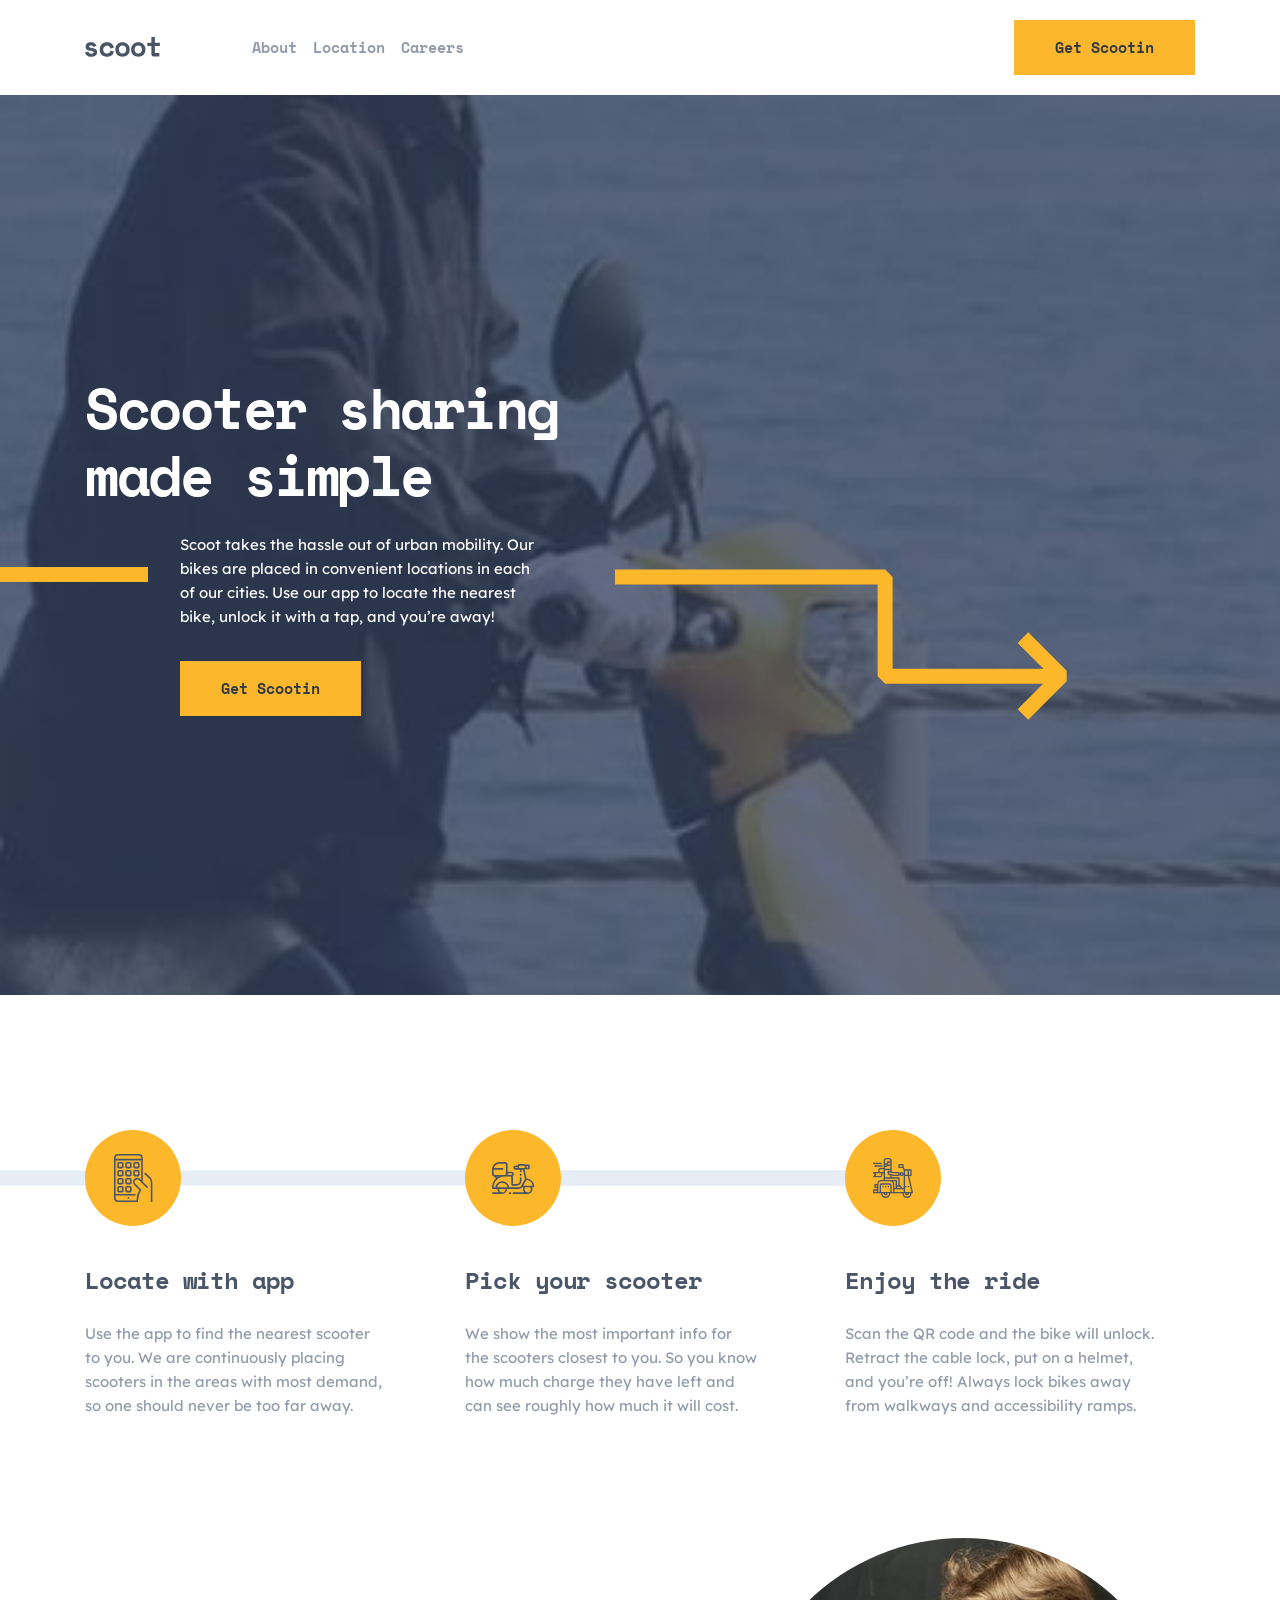
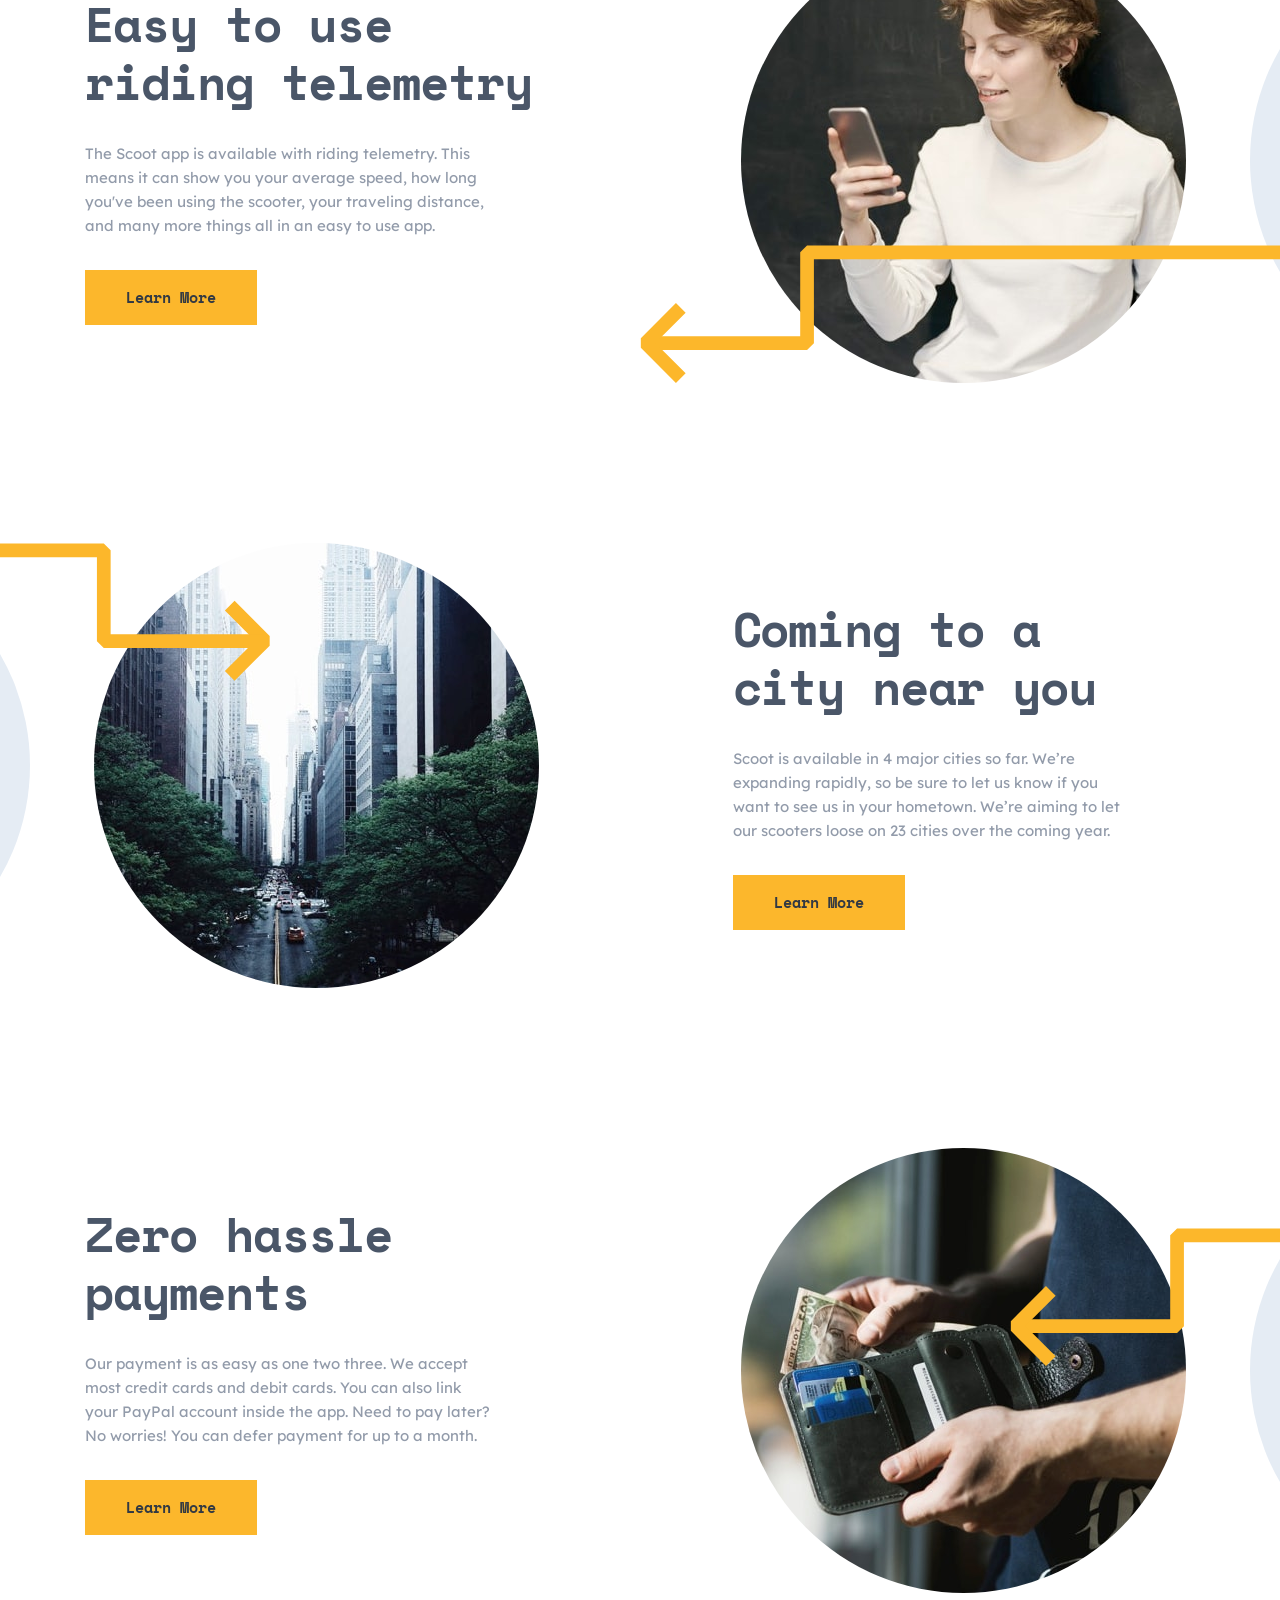
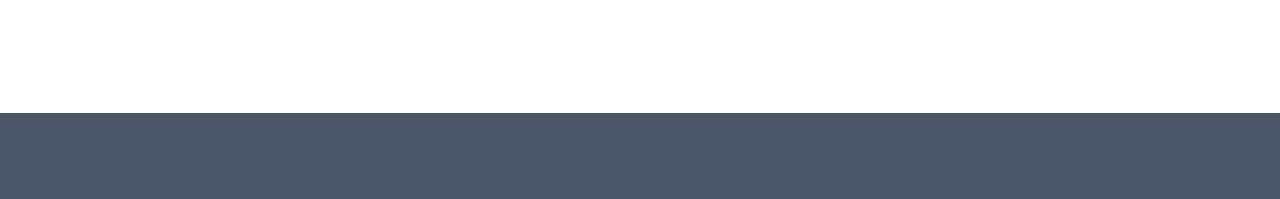
<file: index.html>
<!DOCTYPE html>
<html lang="en">

<head>
    <meta charset="UTF-8">
    <link rel="shortcut icon" href="assets/favicon-32x32.png" type="image/x-icon">
    <meta name="viewport" content="width=device-width, initial-scale=1.0">
    <title>Scoot</title>
    <!-- Main stylesheet -->
    <link rel="stylesheet" href="css/style.css">
</head>

<body>


    <header class="header wrapper">
        <a class="header-logo-link" href="index.html">
            <svg class="header-logo" viewBox="0 0 108 29" width="75" xmlns="http://www.w3.org/2000/svg">
                <title>Scoot Home</title>
                <path fill="#495567"
                    d="M9.12 28.56c2.613 0 4.64-.587 6.08-1.76 1.44-1.173 2.16-2.747 2.16-4.72v-.24c0-1.787-.64-3.18-1.92-4.18-1.28-1-2.933-1.607-4.96-1.82-1.76-.187-2.973-.42-3.64-.7-.667-.28-1-.74-1-1.38 0-.453.213-.833.64-1.14.427-.307 1.067-.46 1.92-.46.933 0 1.693.207 2.28.62.587.413 1 .98 1.24 1.7l4.56-1.84a8.834 8.834 0 00-.92-1.74c-.4-.6-.92-1.147-1.56-1.64-.64-.493-1.42-.893-2.34-1.2-.92-.307-2.007-.46-3.26-.46-.96 0-1.893.133-2.8.4a7.473 7.473 0 00-2.4 1.18 6.193 6.193 0 00-1.68 1.9c-.427.747-.64 1.613-.64 2.6v.24c0 1.893.66 3.327 1.98 4.3 1.32.973 3.1 1.553 5.34 1.74.827.08 1.513.187 2.06.32.547.133.98.3 1.3.5.32.2.54.413.66.64.12.227.18.473.18.74 0 .453-.233.873-.7 1.26-.467.387-1.327.58-2.58.58-1.413 0-2.46-.32-3.14-.96-.68-.64-1.127-1.387-1.34-2.24L0 22.32c.133.693.393 1.407.78 2.14.387.733.94 1.4 1.66 2 .72.6 1.627 1.1 2.72 1.5 1.093.4 2.413.6 3.96.6zm22.454 0c2.827 0 5.087-.72 6.78-2.16 1.694-1.44 2.767-3.333 3.22-5.68l-4.96-1.24c-.24 1.307-.766 2.347-1.58 3.12-.813.773-1.993 1.16-3.54 1.16-.72 0-1.4-.113-2.04-.34a4.704 4.704 0 01-1.68-1.02c-.48-.453-.86-1.02-1.14-1.7-.28-.68-.42-1.46-.42-2.34v-.24c0-.88.14-1.673.42-2.38.28-.707.66-1.307 1.14-1.8a5.005 5.005 0 011.68-1.14 5.25 5.25 0 012.04-.4c1.547 0 2.747.427 3.6 1.28.854.853 1.36 1.867 1.52 3.04l4.96-1.28c-.453-2.347-1.54-4.24-3.26-5.68-1.72-1.44-3.966-2.16-6.74-2.16-1.44 0-2.793.24-4.06.72a9.726 9.726 0 00-3.32 2.08c-.946.907-1.686 2-2.22 3.28-.533 1.28-.8 2.72-.8 4.32v.48c0 1.6.267 3.027.8 4.28.534 1.253 1.267 2.307 2.2 3.16.934.853 2.034 1.507 3.3 1.96 1.267.453 2.634.68 4.1.68zm22.455 0c1.36 0 2.66-.227 3.9-.68a9.997 9.997 0 003.3-1.98c.96-.867 1.72-1.933 2.28-3.2.56-1.267.84-2.727.84-4.38v-.48c0-1.627-.28-3.073-.84-4.34-.56-1.267-1.32-2.34-2.28-3.22a9.827 9.827 0 00-3.3-2c-1.24-.453-2.54-.68-3.9-.68-1.36 0-2.66.227-3.9.68a9.827 9.827 0 00-3.3 2c-.96.88-1.72 1.953-2.28 3.22-.56 1.267-.84 2.713-.84 4.34v.48c0 1.653.28 3.113.84 4.38.56 1.267 1.32 2.333 2.28 3.2a9.997 9.997 0 003.3 1.98c1.24.453 2.54.68 3.9.68zm0-4.8c-.72 0-1.4-.12-2.04-.36-.64-.24-1.2-.587-1.68-1.04a4.911 4.911 0 01-1.14-1.66c-.28-.653-.42-1.393-.42-2.22v-.8c0-.827.14-1.567.42-2.22.28-.653.66-1.207 1.14-1.66.48-.453 1.04-.8 1.68-1.04.64-.24 1.32-.36 2.04-.36s1.4.12 2.04.36c.64.24 1.2.587 1.68 1.04.48.453.86 1.007 1.14 1.66.28.653.42 1.393.42 2.22v.8c0 .827-.14 1.567-.42 2.22a4.911 4.911 0 01-1.14 1.66c-.48.453-1.04.8-1.68 1.04-.64.24-1.32.36-2.04.36zm22.694 4.8c1.36 0 2.66-.227 3.9-.68a9.997 9.997 0 003.3-1.98c.96-.867 1.72-1.933 2.28-3.2.56-1.267.84-2.727.84-4.38v-.48c0-1.627-.28-3.073-.84-4.34-.56-1.267-1.32-2.34-2.28-3.22a9.827 9.827 0 00-3.3-2c-1.24-.453-2.54-.68-3.9-.68-1.36 0-2.66.227-3.9.68a9.827 9.827 0 00-3.3 2c-.96.88-1.72 1.953-2.28 3.22-.56 1.267-.84 2.713-.84 4.34v.48c0 1.653.28 3.113.84 4.38.56 1.267 1.32 2.333 2.28 3.2a9.997 9.997 0 003.3 1.98c1.24.453 2.54.68 3.9.68zm0-4.8c-.72 0-1.4-.12-2.04-.36-.64-.24-1.2-.587-1.68-1.04a4.911 4.911 0 01-1.14-1.66c-.28-.653-.42-1.393-.42-2.22v-.8c0-.827.14-1.567.42-2.22.28-.653.66-1.207 1.14-1.66.48-.453 1.04-.8 1.68-1.04.64-.24 1.32-.36 2.04-.36s1.4.12 2.04.36c.64.24 1.2.587 1.68 1.04.48.453.86 1.007 1.14 1.66.28.653.42 1.393.42 2.22v.8c0 .827-.14 1.567-.42 2.22a4.911 4.911 0 01-1.14 1.66c-.48.453-1.04.8-1.68 1.04-.64.24-1.32.36-2.04.36zM107.097 28v-4.8h-5.36c-.72 0-1.08-.4-1.08-1.2v-9.04h7.16v-4.8h-7.16V0h-5.04v8.16h-5.88v4.8h5.88v11.92c0 .907.287 1.653.86 2.24.573.587 1.313.88 2.22.88h8.4z" />
            </svg> </a>
        <div class="header-links topnav">
            <nav>
                <span id="nav-label" hidden>Navigation</span>
                <button id="btnOpen" class="topnav__open" aria-expanded="false" aria-labelledby="nav-label">
                    <img src="assets/icons/hamburger.svg" alt="" />
                </button>
                <div class="topnav__menu" role="dialog" aria-labelledby="nav-label">
                    <button id="btnClose" class="topnav__close" aria-label="Close">
                        <img src="assets/icons/close.svg" alt="" />
                    </button>
                    <div class="topnav__menu-content">
                        <ul class="topnav__links">
                            <li class="topnav__item">
                                <a href="about.html" class="topnav__link">About</a>
                            </li>
                            <li class="topnav__item">
                                <a href="location.html" class="topnav__link">Location</a>
                            </li>
                            <li class="topnav__item">
                                <a href="careers.html" class="topnav__link">Careers</a>
                            </li>

                        </ul>
                        <a href="" class="button">Get Scootin</a>
                    </div>
                </div>
            </nav>
        </div>

    </header>


    <main>

        <!-- Hero -->
        <section class="hero wrapper ">
            <picture class="hero-picture fullbleed">
                <source media="(width >= calc(1000 / 16 * 1rem))" srcset="assets/images/home-hero-desktop.jpg"
                    width="1440" height="650" />
                <source media="(width >= calc(700 / 16 * 1rem))" srcset="assets/images/home-hero-tablet.jpg" width="768"
                    height="650" />
                <img class="hero-img" src="assets/images/home-hero-mobile.jpg" alt="man riding yellow scooter on bridge"
                    width="375" height="650" />
            </picture>
            <div class="hero-content">
                <h1>Scooter sharing made simple</h1>
                <p>Scoot takes the hassle out of urban mobility. Our bikes are placed in convenient
                    locations in each of our cities. Use our app to locate the nearest bike, unlock
                    it with a tap, and you’re away!</p>
                <a href="" class="button hover-white">Get Scootin</a>
            </div>

            <img class="hero-l-arrow" src="assets/patterns/line.svg" alt="" width="203" height="15">

            <img class="hero-r-arrow" src="assets/patterns/right-arrow.svg" alt="" width="452" height="151">

            <img class="hero-circles fullbleed" src="assets/patterns/white-circles.svg" alt="" width="234" height="63">
        </section>

        <!-- Features-sm -->
        <section class="features-sm wrapper small">
            <div class="gray-line desktop-large"></div>

            <h2 class="visually-hidden">Features</h2>
            <div class="features-sm-grid">
                <div class="gray-line desktop-small"></div>
                <div class="gray-line tablet"></div>
                <div class="feature-sm">
                    <img class="feature-sm-img" src="assets/icons/locate.svg" alt="" width="96" height="96">
                    <h3 class="feature-sm-title">Locate with app</h3>
                    <p class="feature-sm-descr">Use the app to find the nearest scooter to you. We are continuously
                        placing
                        scooters
                        in the areas with most demand, so one should never be too far away.
                    </p>
                </div>
                <div class="feature-sm">
                    <img class="feature-sm-img" src="assets/icons/scooter.svg" alt="" width="96" height="96">
                    <h3 class="feature-sm-title">Pick your scooter</h3>
                    <p class="feature-sm-descr">We show the most important info for the scooters closest to you. So you
                        know
                        how
                        much
                        charge they have left and can see roughly how much it will cost.
                    </p>
                </div>
                <div class="feature-sm">
                    <img class="feature-sm-img" src="assets/icons/ride.svg" alt="" width="96" height="96">
                    <h3 class="feature-sm-title">Enjoy the ride</h3>
                    <p class="feature-sm-descr">Scan the QR code and the bike will unlock. Retract the cable lock, put
                        on a
                        helmet,
                        and you’re off! Always lock bikes away from walkways and accessibility ramps.
                    </p>
                </div>
            </div>
        </section>

        <!-- Features-lg -->
        <section class="features-lg">

            <div class="wrapper fb-col feature-lg">
                <img class="feature-lg-img" src="assets/images/telemetry.jpg" width="445" height="445"
                    alt="woman holding a phone">

                <div class="feature-lg-text">
                    <h3 class="feature-lg-title">Easy to use riding telemetry</h3>
                    <p class="feature-lg-descr">The Scoot app is available with riding telemetry. This means it can show
                        you your
                        average speed, how long you've been using the scooter, your traveling distance,
                        and many more things all in an easy to use app.
                    </p>
                    <a href="" class="button">Learn More</a>
                </div>

                <img class="feature-lg-arrow-r" src="assets/patterns/right-arrow.svg" alt="" width="452" height="151">
                <img class="feature-lg-arrow-l" src="assets/patterns/left-downward-arrow.svg" alt="" width="741"
                    height="151">
                <img class="feature-lg-circle" src="assets/patterns/circle.svg" alt="" width="445" height="445">
            </div>

            <div class="wrapper fb-col feature-lg">
                <img class="feature-lg-img" src="assets/images/near-you.jpg" width="445" height="445"
                    alt="woman holding a phone">

                <div class="feature-lg-text">
                    <h3 class="feature-lg-title">Coming to a city near you</h3>
                    <p class="feature-lg-descr">Scoot is available in 4 major cities so far. We’re expanding rapidly, so
                        be sure
                        to let us know if you want to see us in your hometown. We’re aiming to let our
                        scooters loose on 23 cities over the coming year.
                    </p>
                    <a href="" class="button">Learn More</a>
                </div>

                <img class="feature-lg-arrow-r" src="assets/patterns/right-arrow.svg" alt="" width="452" height="151">
                <img class="feature-lg-arrow-l" src="assets/patterns/left-downward-arrow.svg" alt="" width="741"
                    height="151">
                <img class="feature-lg-circle" src="assets/patterns/circle.svg" alt="" width="445" height="445">

            </div>

            <div class="wrapper fb-col feature-lg">
                <img class="feature-lg-img" src="assets/images/payments.jpg" width="445" height="445"
                    alt="woman holding a phone">

                <div class="feature-lg-text">
                    <h3 class="feature-lg-title">Zero hassle payments</h3>
                    <p class="feature-lg-descr"> Our payment is as easy as one two three. We accept most credit cards
                        and debit
                        cards.
                        You can also link your PayPal account inside the app. Need to pay later? No worries!
                        You can defer payment for up to a month.</p>
                    <a href="" class="button">Learn More</a>
                </div>

                <img class="feature-lg-arrow-r" src="assets/patterns/right-arrow.svg" alt="" width="452" height="151">
                <img class="feature-lg-arrow-l" src="assets/patterns/left-downward-arrow.svg" alt="" width="741"
                    height="151">
                <img class="feature-lg-circle" src="assets/patterns/circle.svg" alt="" width="445" height="445">

            </div>

        </section>

        <!-- CTA -->
        <section class="wrapper cta">

            <div class="cta-content">
                <h2 class="cta-title">Sign up and Scoot off today</h2>

                <div class="cta-buttons">
                    <a href="">
                        <svg class="cta-apple" xmlns="http://www.w3.org/2000/svg" viewBox="0 0 159 56" width="113">
                            <title>AppStore</title>
                            <g fill="none" fill-rule="evenodd">
                                <rect width="159" height="56" fill="#E5ECF4" rx="4" />
                                <g fill="#495567" font-family="SpaceMono-Bold, Space Mono" font-weight="bold"><text
                                        font-size="20" letter-spacing="-.893" transform="translate(52 8)">
                                        <tspan x="0" y="37">AppStore</tspan>
                                    </text><text font-size="10" letter-spacing="-.446" transform="translate(52 8)">
                                        <tspan x="0" y="11">Available on the</tspan>
                                    </text></g>
                                <path fill="#495567" fill-rule="nonzero"
                                    d="M34.017 20.533c1.93 0 3.973 1.044 5.428 2.843-4.768 2.594-3.996 9.352.822 11.162-.663 1.457-.98 2.107-1.835 3.398-1.191 1.8-2.869 4.045-4.952 4.06-1.848.02-2.324-1.194-4.833-1.18-2.509.012-3.03 1.201-4.883 1.184-2.08-.018-3.672-2.043-4.863-3.843-3.33-5.033-3.681-10.941-1.627-14.084 1.462-2.231 3.766-3.536 5.93-3.536 2.204 0 3.591 1.2 5.416 1.2 1.77 0 2.848-1.204 5.397-1.204zM33.683 14c.243 1.649-.428 3.264-1.316 4.406-.948 1.226-2.586 2.175-4.17 2.126-.29-1.58.452-3.205 1.353-4.3.988-1.206 2.683-2.132 4.133-2.232z" />
                            </g>
                        </svg>
                    </a>

                    <a href="">
                        <svg class="cta-google" xmlns="http://www.w3.org/2000/svg" viewBox="0 0 182 56" width="130">
                            <title>Google Play</title>
                            <g fill="none" fill-rule="evenodd">
                                <rect width="182" height="56" fill="#E5ECF4" rx="4" />
                                <g fill="#495567" font-family="SpaceMono-Bold, Space Mono" font-weight="bold"><text
                                        font-size="20" letter-spacing="-.893" transform="translate(52 8)">
                                        <tspan x="0" y="37">GooglePlay</tspan>
                                    </text><text font-size="10" letter-spacing="-.446" transform="translate(52 8)">
                                        <tspan x="0" y="11">Get it on</tspan>
                                    </text></g>
                                <path fill="#495567" fill-rule="nonzero"
                                    d="M19.605 14.345a2.348 2.348 0 00-2.253-.108l12.152 12.178 3.973-3.992-13.872-8.078zm-3.37 1.02A2.476 2.476 0 0016 16.42v22.276c0 .373.083.729.238 1.047l12.147-12.205-12.15-12.175zm13.27 13.297l-12.132 12.19c.322.149.665.214 1.007.214.422 0 .844-.101 1.225-.33l13.875-8.09-3.974-3.984zM38.76 25.5a.221.221 0 00-.014-.01l-3.852-2.242-4.27 4.29 4.273 4.28 3.863-2.252a2.362 2.362 0 001.144-2.033A2.36 2.36 0 0038.76 25.5z" />
                            </g>
                        </svg>
                    </a>
                </div>
            </div>

        </section>

    </main>

    <footer class="wrapper footer">
        <div class="footer-content">
            <a class="footer-logo-link" href="index.html">
                <svg class="footer-logo" xmlns="http://www.w3.org/2000/svg" width="108" height="29">
                    <title>Scoot Home</title>
                    <path fill="#ffffff"
                        d="M9.12 28.56c2.613 0 4.64-.587 6.08-1.76 1.44-1.173 2.16-2.747 2.16-4.72v-.24c0-1.787-.64-3.18-1.92-4.18-1.28-1-2.933-1.607-4.96-1.82-1.76-.187-2.973-.42-3.64-.7-.667-.28-1-.74-1-1.38 0-.453.213-.833.64-1.14.427-.307 1.067-.46 1.92-.46.933 0 1.693.207 2.28.62.587.413 1 .98 1.24 1.7l4.56-1.84a8.834 8.834 0 00-.92-1.74c-.4-.6-.92-1.147-1.56-1.64-.64-.493-1.42-.893-2.34-1.2-.92-.307-2.007-.46-3.26-.46-.96 0-1.893.133-2.8.4a7.473 7.473 0 00-2.4 1.18 6.193 6.193 0 00-1.68 1.9c-.427.747-.64 1.613-.64 2.6v.24c0 1.893.66 3.327 1.98 4.3 1.32.973 3.1 1.553 5.34 1.74.827.08 1.513.187 2.06.32.547.133.98.3 1.3.5.32.2.54.413.66.64.12.227.18.473.18.74 0 .453-.233.873-.7 1.26-.467.387-1.327.58-2.58.58-1.413 0-2.46-.32-3.14-.96-.68-.64-1.127-1.387-1.34-2.24L0 22.32c.133.693.393 1.407.78 2.14.387.733.94 1.4 1.66 2 .72.6 1.627 1.1 2.72 1.5 1.093.4 2.413.6 3.96.6zm22.454 0c2.827 0 5.087-.72 6.78-2.16 1.694-1.44 2.767-3.333 3.22-5.68l-4.96-1.24c-.24 1.307-.766 2.347-1.58 3.12-.813.773-1.993 1.16-3.54 1.16-.72 0-1.4-.113-2.04-.34a4.704 4.704 0 01-1.68-1.02c-.48-.453-.86-1.02-1.14-1.7-.28-.68-.42-1.46-.42-2.34v-.24c0-.88.14-1.673.42-2.38.28-.707.66-1.307 1.14-1.8a5.005 5.005 0 011.68-1.14 5.25 5.25 0 012.04-.4c1.547 0 2.747.427 3.6 1.28.854.853 1.36 1.867 1.52 3.04l4.96-1.28c-.453-2.347-1.54-4.24-3.26-5.68-1.72-1.44-3.966-2.16-6.74-2.16-1.44 0-2.793.24-4.06.72a9.726 9.726 0 00-3.32 2.08c-.946.907-1.686 2-2.22 3.28-.533 1.28-.8 2.72-.8 4.32v.48c0 1.6.267 3.027.8 4.28.534 1.253 1.267 2.307 2.2 3.16.934.853 2.034 1.507 3.3 1.96 1.267.453 2.634.68 4.1.68zm22.455 0c1.36 0 2.66-.227 3.9-.68a9.997 9.997 0 003.3-1.98c.96-.867 1.72-1.933 2.28-3.2.56-1.267.84-2.727.84-4.38v-.48c0-1.627-.28-3.073-.84-4.34-.56-1.267-1.32-2.34-2.28-3.22a9.827 9.827 0 00-3.3-2c-1.24-.453-2.54-.68-3.9-.68-1.36 0-2.66.227-3.9.68a9.827 9.827 0 00-3.3 2c-.96.88-1.72 1.953-2.28 3.22-.56 1.267-.84 2.713-.84 4.34v.48c0 1.653.28 3.113.84 4.38.56 1.267 1.32 2.333 2.28 3.2a9.997 9.997 0 003.3 1.98c1.24.453 2.54.68 3.9.68zm0-4.8c-.72 0-1.4-.12-2.04-.36-.64-.24-1.2-.587-1.68-1.04a4.911 4.911 0 01-1.14-1.66c-.28-.653-.42-1.393-.42-2.22v-.8c0-.827.14-1.567.42-2.22.28-.653.66-1.207 1.14-1.66.48-.453 1.04-.8 1.68-1.04.64-.24 1.32-.36 2.04-.36s1.4.12 2.04.36c.64.24 1.2.587 1.68 1.04.48.453.86 1.007 1.14 1.66.28.653.42 1.393.42 2.22v.8c0 .827-.14 1.567-.42 2.22a4.911 4.911 0 01-1.14 1.66c-.48.453-1.04.8-1.68 1.04-.64.24-1.32.36-2.04.36zm22.694 4.8c1.36 0 2.66-.227 3.9-.68a9.997 9.997 0 003.3-1.98c.96-.867 1.72-1.933 2.28-3.2.56-1.267.84-2.727.84-4.38v-.48c0-1.627-.28-3.073-.84-4.34-.56-1.267-1.32-2.34-2.28-3.22a9.827 9.827 0 00-3.3-2c-1.24-.453-2.54-.68-3.9-.68-1.36 0-2.66.227-3.9.68a9.827 9.827 0 00-3.3 2c-.96.88-1.72 1.953-2.28 3.22-.56 1.267-.84 2.713-.84 4.34v.48c0 1.653.28 3.113.84 4.38.56 1.267 1.32 2.333 2.28 3.2a9.997 9.997 0 003.3 1.98c1.24.453 2.54.68 3.9.68zm0-4.8c-.72 0-1.4-.12-2.04-.36-.64-.24-1.2-.587-1.68-1.04a4.911 4.911 0 01-1.14-1.66c-.28-.653-.42-1.393-.42-2.22v-.8c0-.827.14-1.567.42-2.22.28-.653.66-1.207 1.14-1.66.48-.453 1.04-.8 1.68-1.04.64-.24 1.32-.36 2.04-.36s1.4.12 2.04.36c.64.24 1.2.587 1.68 1.04.48.453.86 1.007 1.14 1.66.28.653.42 1.393.42 2.22v.8c0 .827-.14 1.567-.42 2.22a4.911 4.911 0 01-1.14 1.66c-.48.453-1.04.8-1.68 1.04-.64.24-1.32.36-2.04.36zM107.097 28v-4.8h-5.36c-.72 0-1.08-.4-1.08-1.2v-9.04h7.16v-4.8h-7.16V0h-5.04v8.16h-5.88v4.8h5.88v11.92c0 .907.287 1.653.86 2.24.573.587 1.313.88 2.22.88h8.4z" />
                </svg>
            </a>

            <nav class="footer-nav">
                <ul class="footer-links">
                    <li><a class="footer-link" href="about.html">About</a></li>
                    <li><a class="footer-link" href="location.html">Location</a></li>
                    <li><a class="footer-link" href="careers.html">Careers</a></li>
                </ul>
            </nav>

            <ul class="footer-social">
                <li>
                    <a class="footer-social-link" href="">
                        <svg xmlns="http://www.w3.org/2000/svg" width="24" height="24">
                            <path fill="#FCB72B"
                                d="M22.675 0H1.325C.593 0 0 .593 0 1.325v21.351C0 23.407.593 24 1.325 24H12.82v-9.294H9.692v-3.622h3.128V8.413c0-3.1 1.893-4.788 4.659-4.788 1.325 0 2.463.099 2.795.143v3.24l-1.918.001c-1.504 0-1.795.715-1.795 1.763v2.313h3.587l-.467 3.622h-3.12V24h6.116c.73 0 1.323-.593 1.323-1.325V1.325C24 .593 23.407 0 22.675 0z" />
                        </svg>
                    </a>
                </li>
                <li>
                    <a class="footer-social-link" href="">
                        <svg xmlns="http://www.w3.org/2000/svg" width="24" height="20">
                            <path fill="#FCB72B"
                                d="M24 2.557a9.83 9.83 0 01-2.828.775A4.932 4.932 0 0023.337.608a9.864 9.864 0 01-3.127 1.195A4.916 4.916 0 0016.616.248c-3.179 0-5.515 2.966-4.797 6.045A13.978 13.978 0 011.671 1.149a4.93 4.93 0 001.523 6.574 4.903 4.903 0 01-2.229-.616c-.054 2.281 1.581 4.415 3.949 4.89a4.935 4.935 0 01-2.224.084 4.928 4.928 0 004.6 3.419A9.9 9.9 0 010 17.54a13.94 13.94 0 007.548 2.212c9.142 0 14.307-7.721 13.995-14.646A10.025 10.025 0 0024 2.557z" />
                        </svg>
                    </a>
                </li>
                <li>
                    <a class="footer-social-link" href="">
                        <svg xmlns="http://www.w3.org/2000/svg" width="24" height="24">
                            <path fill="#FCB72B"
                                d="M12 2.163c3.204 0 3.584.012 4.85.07 3.252.148 4.771 1.691 4.919 4.919.058 1.265.069 1.645.069 4.849 0 3.205-.012 3.584-.069 4.849-.149 3.225-1.664 4.771-4.919 4.919-1.266.058-1.644.07-4.85.07-3.204 0-3.584-.012-4.849-.07-3.26-.149-4.771-1.699-4.919-4.92-.058-1.265-.07-1.644-.07-4.849 0-3.204.013-3.583.07-4.849.149-3.227 1.664-4.771 4.919-4.919 1.266-.057 1.645-.069 4.849-.069zM12 0C8.741 0 8.333.014 7.053.072 2.695.272.273 2.69.073 7.052.014 8.333 0 8.741 0 12c0 3.259.014 3.668.072 4.948.2 4.358 2.618 6.78 6.98 6.98C8.333 23.986 8.741 24 12 24c3.259 0 3.668-.014 4.948-.072 4.354-.2 6.782-2.618 6.979-6.98.059-1.28.073-1.689.073-4.948 0-3.259-.014-3.667-.072-4.947-.196-4.354-2.617-6.78-6.979-6.98C15.668.014 15.259 0 12 0zm0 5.838a6.162 6.162 0 100 12.324 6.162 6.162 0 000-12.324zM12 16a4 4 0 110-8 4 4 0 010 8zm6.406-11.845a1.44 1.44 0 100 2.881 1.44 1.44 0 000-2.881z" />
                        </svg>
                    </a>
                </li>
            </ul>
        </div>


    </footer>

    <script src="script.js"></script>
</body>

</html>
</file>
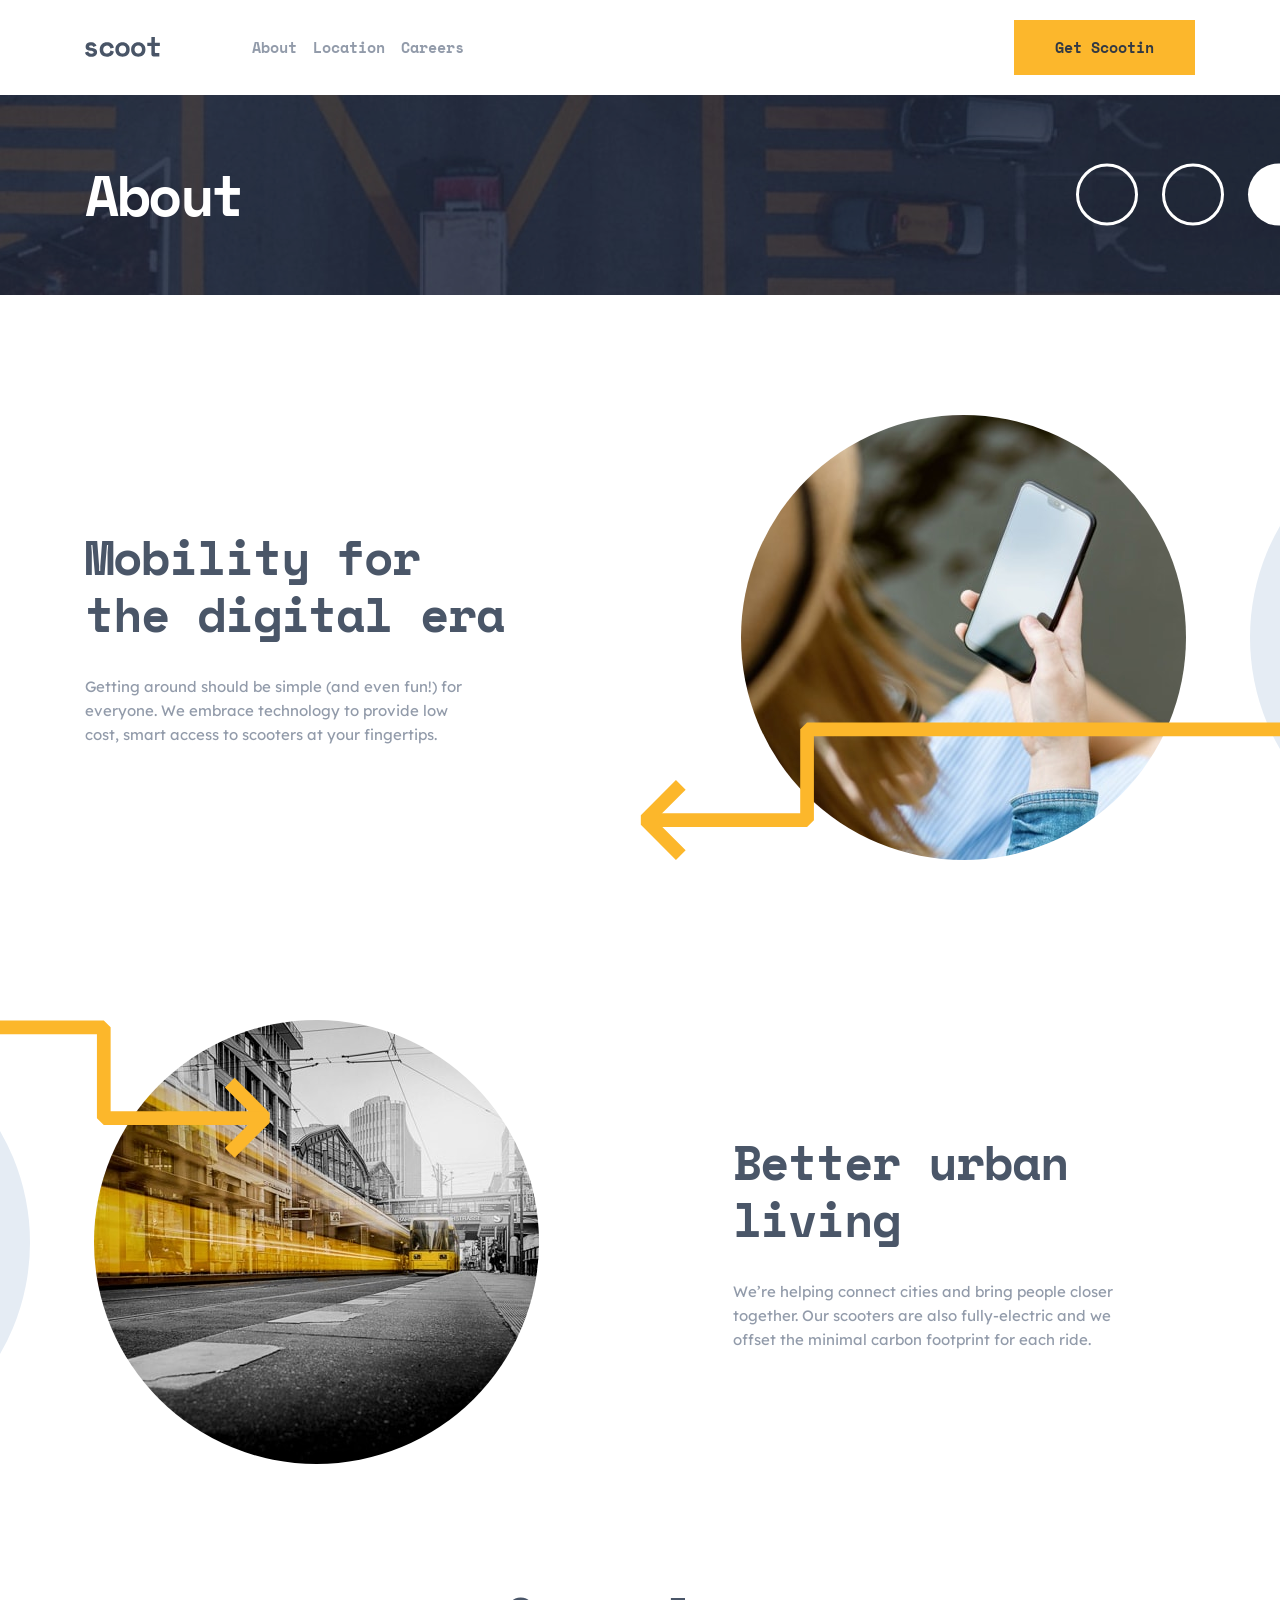
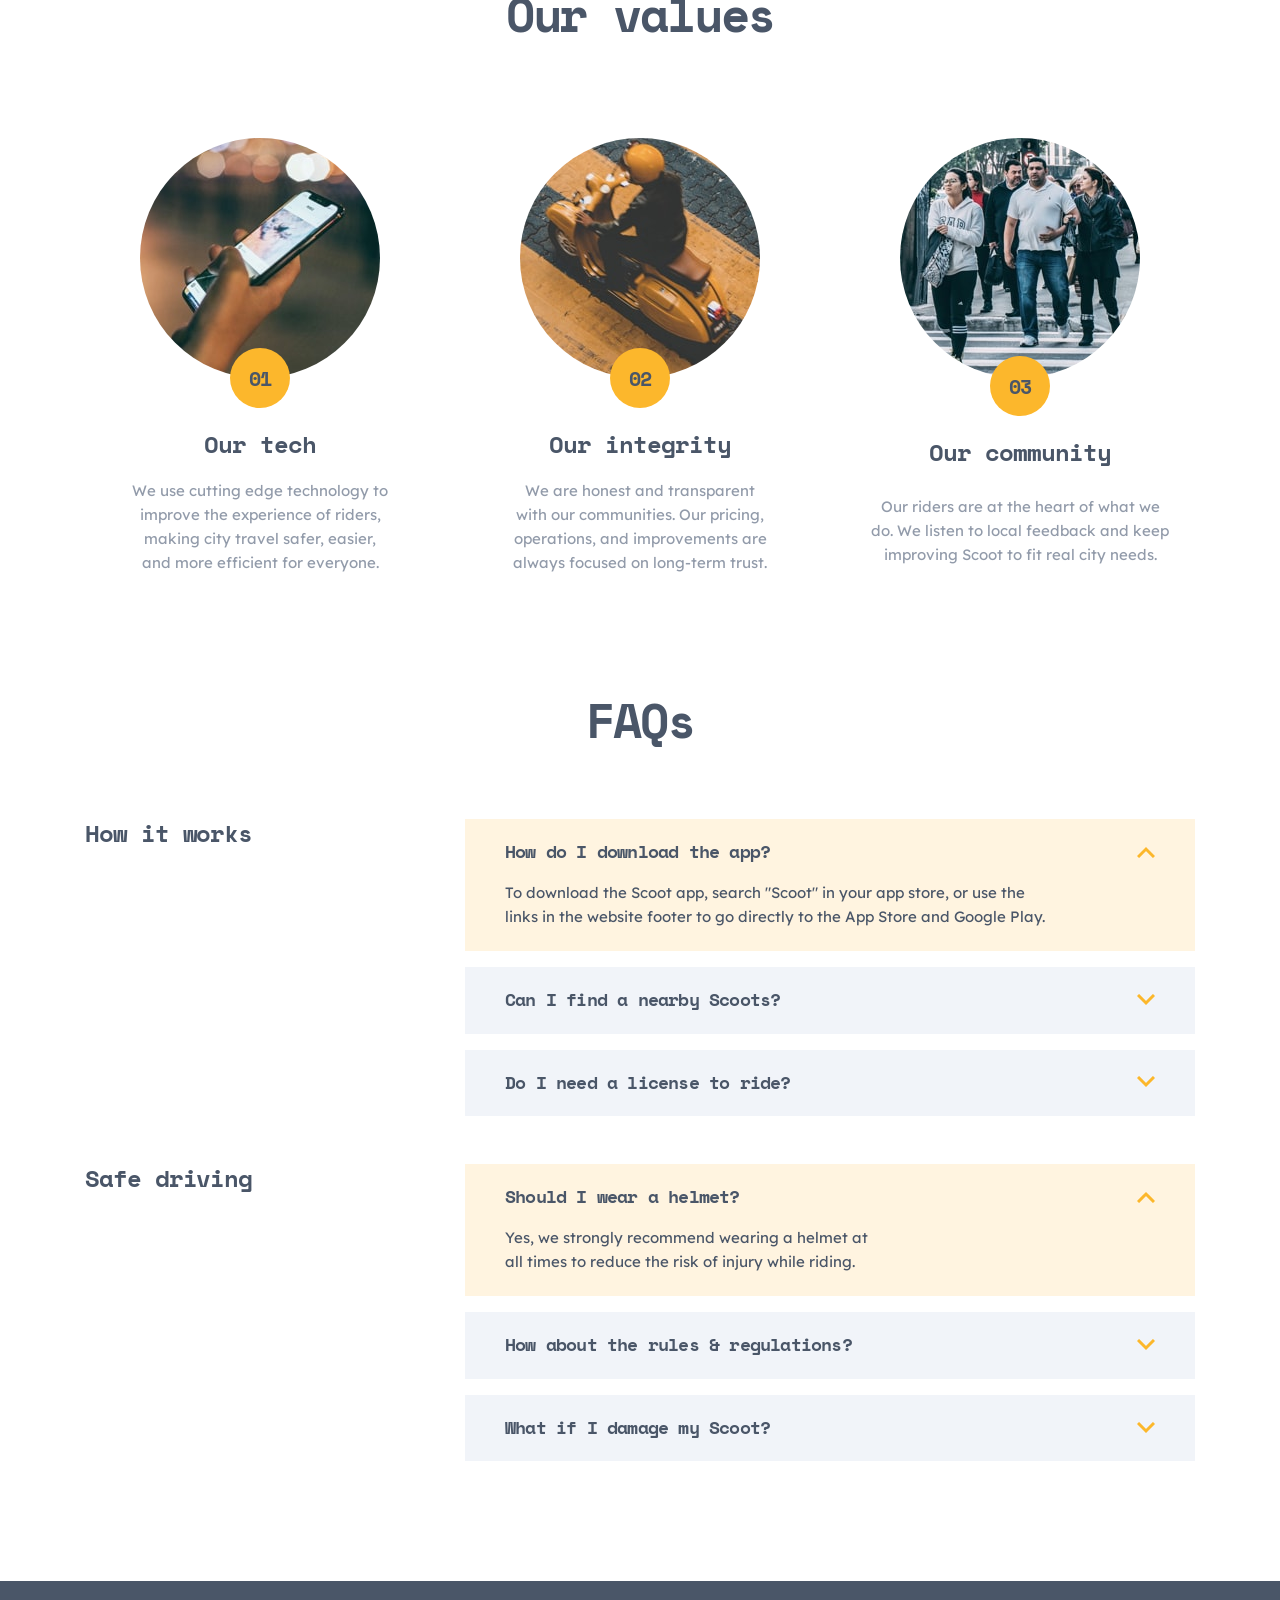
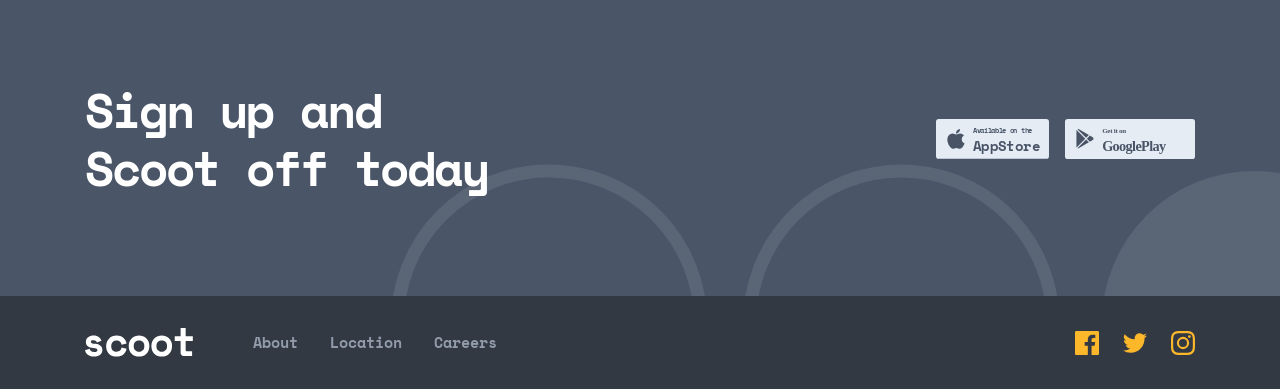
<file: about.html>
<!DOCTYPE html>
<html lang="en">

<head>
    <meta charset="UTF-8">
    <link rel="shortcut icon" href="assets/favicon-32x32.png" type="image/x-icon">
    <meta name="viewport" content="width=device-width, initial-scale=1.0">
    <title>About | Scoot</title>
    <link rel="stylesheet" href="css/style.css">
</head>

<body>
    <header class="header wrapper">
        <a class="header-logo-link" href="index.html">
            <svg class="header-logo" viewBox="0 0 108 29" width="75" xmlns="http://www.w3.org/2000/svg">
                <title>Scoot Home</title>
                <path fill="#495567"
                    d="M9.12 28.56c2.613 0 4.64-.587 6.08-1.76 1.44-1.173 2.16-2.747 2.16-4.72v-.24c0-1.787-.64-3.18-1.92-4.18-1.28-1-2.933-1.607-4.96-1.82-1.76-.187-2.973-.42-3.64-.7-.667-.28-1-.74-1-1.38 0-.453.213-.833.64-1.14.427-.307 1.067-.46 1.92-.46.933 0 1.693.207 2.28.62.587.413 1 .98 1.24 1.7l4.56-1.84a8.834 8.834 0 00-.92-1.74c-.4-.6-.92-1.147-1.56-1.64-.64-.493-1.42-.893-2.34-1.2-.92-.307-2.007-.46-3.26-.46-.96 0-1.893.133-2.8.4a7.473 7.473 0 00-2.4 1.18 6.193 6.193 0 00-1.68 1.9c-.427.747-.64 1.613-.64 2.6v.24c0 1.893.66 3.327 1.98 4.3 1.32.973 3.1 1.553 5.34 1.74.827.08 1.513.187 2.06.32.547.133.98.3 1.3.5.32.2.54.413.66.64.12.227.18.473.18.74 0 .453-.233.873-.7 1.26-.467.387-1.327.58-2.58.58-1.413 0-2.46-.32-3.14-.96-.68-.64-1.127-1.387-1.34-2.24L0 22.32c.133.693.393 1.407.78 2.14.387.733.94 1.4 1.66 2 .72.6 1.627 1.1 2.72 1.5 1.093.4 2.413.6 3.96.6zm22.454 0c2.827 0 5.087-.72 6.78-2.16 1.694-1.44 2.767-3.333 3.22-5.68l-4.96-1.24c-.24 1.307-.766 2.347-1.58 3.12-.813.773-1.993 1.16-3.54 1.16-.72 0-1.4-.113-2.04-.34a4.704 4.704 0 01-1.68-1.02c-.48-.453-.86-1.02-1.14-1.7-.28-.68-.42-1.46-.42-2.34v-.24c0-.88.14-1.673.42-2.38.28-.707.66-1.307 1.14-1.8a5.005 5.005 0 011.68-1.14 5.25 5.25 0 012.04-.4c1.547 0 2.747.427 3.6 1.28.854.853 1.36 1.867 1.52 3.04l4.96-1.28c-.453-2.347-1.54-4.24-3.26-5.68-1.72-1.44-3.966-2.16-6.74-2.16-1.44 0-2.793.24-4.06.72a9.726 9.726 0 00-3.32 2.08c-.946.907-1.686 2-2.22 3.28-.533 1.28-.8 2.72-.8 4.32v.48c0 1.6.267 3.027.8 4.28.534 1.253 1.267 2.307 2.2 3.16.934.853 2.034 1.507 3.3 1.96 1.267.453 2.634.68 4.1.68zm22.455 0c1.36 0 2.66-.227 3.9-.68a9.997 9.997 0 003.3-1.98c.96-.867 1.72-1.933 2.28-3.2.56-1.267.84-2.727.84-4.38v-.48c0-1.627-.28-3.073-.84-4.34-.56-1.267-1.32-2.34-2.28-3.22a9.827 9.827 0 00-3.3-2c-1.24-.453-2.54-.68-3.9-.68-1.36 0-2.66.227-3.9.68a9.827 9.827 0 00-3.3 2c-.96.88-1.72 1.953-2.28 3.22-.56 1.267-.84 2.713-.84 4.34v.48c0 1.653.28 3.113.84 4.38.56 1.267 1.32 2.333 2.28 3.2a9.997 9.997 0 003.3 1.98c1.24.453 2.54.68 3.9.68zm0-4.8c-.72 0-1.4-.12-2.04-.36-.64-.24-1.2-.587-1.68-1.04a4.911 4.911 0 01-1.14-1.66c-.28-.653-.42-1.393-.42-2.22v-.8c0-.827.14-1.567.42-2.22.28-.653.66-1.207 1.14-1.66.48-.453 1.04-.8 1.68-1.04.64-.24 1.32-.36 2.04-.36s1.4.12 2.04.36c.64.24 1.2.587 1.68 1.04.48.453.86 1.007 1.14 1.66.28.653.42 1.393.42 2.22v.8c0 .827-.14 1.567-.42 2.22a4.911 4.911 0 01-1.14 1.66c-.48.453-1.04.8-1.68 1.04-.64.24-1.32.36-2.04.36zm22.694 4.8c1.36 0 2.66-.227 3.9-.68a9.997 9.997 0 003.3-1.98c.96-.867 1.72-1.933 2.28-3.2.56-1.267.84-2.727.84-4.38v-.48c0-1.627-.28-3.073-.84-4.34-.56-1.267-1.32-2.34-2.28-3.22a9.827 9.827 0 00-3.3-2c-1.24-.453-2.54-.68-3.9-.68-1.36 0-2.66.227-3.9.68a9.827 9.827 0 00-3.3 2c-.96.88-1.72 1.953-2.28 3.22-.56 1.267-.84 2.713-.84 4.34v.48c0 1.653.28 3.113.84 4.38.56 1.267 1.32 2.333 2.28 3.2a9.997 9.997 0 003.3 1.98c1.24.453 2.54.68 3.9.68zm0-4.8c-.72 0-1.4-.12-2.04-.36-.64-.24-1.2-.587-1.68-1.04a4.911 4.911 0 01-1.14-1.66c-.28-.653-.42-1.393-.42-2.22v-.8c0-.827.14-1.567.42-2.22.28-.653.66-1.207 1.14-1.66.48-.453 1.04-.8 1.68-1.04.64-.24 1.32-.36 2.04-.36s1.4.12 2.04.36c.64.24 1.2.587 1.68 1.04.48.453.86 1.007 1.14 1.66.28.653.42 1.393.42 2.22v.8c0 .827-.14 1.567-.42 2.22a4.911 4.911 0 01-1.14 1.66c-.48.453-1.04.8-1.68 1.04-.64.24-1.32.36-2.04.36zM107.097 28v-4.8h-5.36c-.72 0-1.08-.4-1.08-1.2v-9.04h7.16v-4.8h-7.16V0h-5.04v8.16h-5.88v4.8h5.88v11.92c0 .907.287 1.653.86 2.24.573.587 1.313.88 2.22.88h8.4z" />
            </svg>
        </a>
        <div class="header-links topnav">
            <nav>
                <span id="nav-label" hidden>Navigation</span>
                <button id="btnOpen" class="topnav__open" aria-expanded="false" aria-labelledby="nav-label">
                    <img src="assets/icons/hamburger.svg" alt="">
                </button>
                <div class="topnav__menu" role="dialog" aria-labelledby="nav-label">
                    <button id="btnClose" class="topnav__close" aria-label="Close">
                        <img src="assets/icons/close.svg" alt="">
                    </button>
                    <div class="topnav__menu-content">
                        <ul class="topnav__links">
                            <li class="topnav__item">
                                <a href="about.html" class="topnav__link">About</a>
                            </li>
                            <li class="topnav__item">
                                <a href="location.html" class="topnav__link">Location</a>
                            </li>
                            <li class="topnav__item">
                                <a href="careers.html" class="topnav__link">Careers</a>
                            </li>
                        </ul>
                        <a href="" class="button">Get Scootin</a>
                    </div>
                </div>
            </nav>
        </div>
    </header>

    <main>
        <section class="hero-subpage wrapper">
            <picture class="hero-subpage-picture fullbleed">
                <source media="(width >= calc(1000 / 16 * 1rem))" srcset="assets/images/about-hero-desktop.jpg"
                    width="1440" height="200">
                <source media="(width >= calc(700 / 16 * 1rem))" srcset="assets/images/about-hero-tablet.jpg"
                    width="768" height="200">
                <img class="hero-subpage-img" src="assets/images/about-hero-mobile.jpg" alt="" width="375" height="160">
            </picture>
            <h1 class="hero-subpage-title">About</h1>
            <img class="hero-subpage-circles fullbleed" src="assets/patterns/white-circles.svg" alt="" width="234"
                height="63">
        </section>

        <section class="about-features">

            <div class="wrapper fb-col about-feature">
                <img class="about-feature-img" src="assets/images/digital-era.jpg" width="445" height="445"
                    alt="Person holding smartphone">

                <div class="about-feature-text">
                    <h3 class="about-feature-title">Mobility for the digital era</h3>
                    <p class="about-feature-descr">Getting around should be simple (and even fun!) for everyone. We
                        embrace
                        technology to provide low cost, smart access to scooters at your fingertips.
                    </p>
                </div>

                <img class="about-feature-arrow-r" src="assets/patterns/right-arrow.svg" alt="" width="452"
                    height="151">
                <img class="about-feature-arrow-l" src="assets/patterns/left-downward-arrow.svg" alt="" width="741"
                    height="151">
                <img class="about-feature-circle" src="assets/patterns/circle.svg" alt="" width="445" height="445">
            </div>

            <div class="wrapper fb-col about-feature">
                <img class="about-feature-img" src="assets/images/better-living.jpg" width="445" height="445"
                    alt="Urban street with tram">

                <div class="about-feature-text">
                    <h3 class="about-feature-title">Better urban living</h3>
                    <p class="about-feature-descr">We’re helping connect cities and bring people closer together. Our
                        scooters are
                        also fully-electric and we offset the minimal carbon footprint for each ride.
                    </p>
                </div>

                <img class="about-feature-arrow-r" src="assets/patterns/right-arrow.svg" alt="" width="452"
                    height="151">
                <img class="about-feature-arrow-l" src="assets/patterns/left-downward-arrow.svg" alt="" width="741"
                    height="151">
                <img class="about-feature-circle" src="assets/patterns/circle.svg" alt="" width="445" height="445">
            </div>

        </section>

        <section class="wrapper about-values">
            <h2 class="about-values-title">Our values</h2>
            <div class="about-values-grid">
                <article class="about-value">
                    <div class="about-value-media">
                        <img class="about-value-img" src="assets/images/our-tech.jpg" width="240" height="240"
                            alt="Phone in hand">
                        <span class="about-value-badge" aria-hidden="true">01</span>
                    </div>
                    <h3 class="about-value-title">Our tech</h3>
                    <p class="about-value-descr">We use cutting edge technology to improve the experience of riders,
                        making city travel safer,
                        easier, and more efficient for everyone.</p>
                </article>

                <article class="about-value">
                    <div class="about-value-media">
                        <img class="about-value-img" src="assets/images/our-integrity.jpg" width="240" height="240"
                            alt="Scooter handlebar and rider">
                        <span class="about-value-badge" aria-hidden="true">02</span>
                    </div>
                    <h3 class="about-value-title">Our integrity</h3>
                    <p class="about-value-descr">We are honest and transparent with our communities. Our pricing,
                        operations, and improvements are
                        always focused on long-term trust.</p>
                </article>

                <article class="about-value">
                    <div class="about-value-media">
                        <img class="about-value-img" src="assets/images/our-community.jpg" width="240" height="240"
                            alt="Group of people smiling">
                        <span class="about-value-badge" aria-hidden="true">03</span>
                    </div>
                    <h3 class="about-value-title">Our community</h3>
                    <p class="about-value-descr">Our riders are at the heart of what we do. We listen to local feedback
                        and keep improving Scoot to
                        fit real city needs.</p>
                </article>
            </div>
        </section>

        <section class="wrapper about-faq">
            <h2 class="about-faq-title">FAQs</h2>

            <div class="about-faq-group">
                <h3 class="about-faq-group-title">How it works</h3>
                <div class="about-faq-items">
                    <details class="about-faq-item" open>
                        <summary class="about-faq-question">How do I download the app?</summary>
                        <p class="about-faq-answer">To download the Scoot app, search "Scoot" in your app store, or use
                            the links in the website
                            footer to go directly to the App Store and Google Play.</p>
                    </details>
                    <details class="about-faq-item">
                        <summary class="about-faq-question">Can I find a nearby Scoots?</summary>
                        <p class="about-faq-answer">Yes. Open the app and it will show all nearby Scoots around your
                            current location in real-time.</p>
                    </details>
                    <details class="about-faq-item">
                        <summary class="about-faq-question">Do I need a license to ride?</summary>
                        <p class="about-faq-answer">Requirements may vary by region. Please check local laws and the
                            in-app safety guidance before
                            riding.</p>
                    </details>
                </div>
            </div>

            <div class="about-faq-group">
                <h3 class="about-faq-group-title">Safe driving</h3>
                <div class="about-faq-items">
                    <details class="about-faq-item" open>
                        <summary class="about-faq-question">Should I wear a helmet?</summary>
                        <p class="about-faq-answer">Yes, we strongly recommend wearing a helmet at all times to reduce
                            the risk of injury while riding.
                        </p>
                    </details>
                    <details class="about-faq-item">
                        <summary class="about-faq-question">How about the rules &amp; regulations?</summary>
                        <p class="about-faq-answer">Always obey local traffic laws and ride responsibly. Use bike lanes
                            where available and avoid riding
                            on sidewalks.</p>
                    </details>
                    <details class="about-faq-item">
                        <summary class="about-faq-question">What if I damage my Scoot?</summary>
                        <p class="about-faq-answer">Report damage immediately in the app so our team can assist and
                            ensure the scooter is repaired
                            quickly.</p>
                    </details>
                </div>
            </div>
        </section>

        <section class="wrapper cta">
            <div class="cta-content">
                <h2 class="cta-title">Sign up and Scoot off today</h2>
                <div class="cta-buttons">
                    <a href="" aria-label="Download on the App Store">
                        <svg class="cta-apple" xmlns="http://www.w3.org/2000/svg" viewBox="0 0 159 56" width="113">
                            <title>AppStore</title>
                            <g fill="none" fill-rule="evenodd">
                                <rect width="159" height="56" fill="#E5ECF4" rx="4" />
                                <g fill="#495567" font-family="SpaceMono-Bold, Space Mono" font-weight="bold"><text
                                        font-size="20" letter-spacing="-.893" transform="translate(52 8)">
                                        <tspan x="0" y="37">AppStore</tspan>
                                    </text><text font-size="10" letter-spacing="-.446" transform="translate(52 8)">
                                        <tspan x="0" y="11">Available on the</tspan>
                                    </text></g>
                                <path fill="#495567" fill-rule="nonzero"
                                    d="M34.017 20.533c1.93 0 3.973 1.044 5.428 2.843-4.768 2.594-3.996 9.352.822 11.162-.663 1.457-.98 2.107-1.835 3.398-1.191 1.8-2.869 4.045-4.952 4.06-1.848.02-2.324-1.194-4.833-1.18-2.509.012-3.03 1.201-4.883 1.184-2.08-.018-3.672-2.043-4.863-3.843-3.33-5.033-3.681-10.941-1.627-14.084 1.462-2.231 3.766-3.536 5.93-3.536 2.204 0 3.591 1.2 5.416 1.2 1.77 0 2.848-1.204 5.397-1.204zM33.683 14c.243 1.649-.428 3.264-1.316 4.406-.948 1.226-2.586 2.175-4.17 2.126-.29-1.58.452-3.205 1.353-4.3.988-1.206 2.683-2.132 4.133-2.232z" />
                            </g>
                        </svg>
                    </a>
                    <a href="" aria-label="Get it on Google Play">
                        <img src="assets/icons/google-play.svg" width="130" height="40" alt="">
                    </a>
                </div>
            </div>
        </section>
    </main>

    <footer class="wrapper footer">
        <div class="footer-content">
            <a class="footer-logo-link" href="index.html">
                <svg class="footer-logo" xmlns="http://www.w3.org/2000/svg" width="108" height="29">
                    <title>Scoot Home</title>
                    <path fill="#ffffff"
                        d="M9.12 28.56c2.613 0 4.64-.587 6.08-1.76 1.44-1.173 2.16-2.747 2.16-4.72v-.24c0-1.787-.64-3.18-1.92-4.18-1.28-1-2.933-1.607-4.96-1.82-1.76-.187-2.973-.42-3.64-.7-.667-.28-1-.74-1-1.38 0-.453.213-.833.64-1.14.427-.307 1.067-.46 1.92-.46.933 0 1.693.207 2.28.62.587.413 1 .98 1.24 1.7l4.56-1.84a8.834 8.834 0 00-.92-1.74c-.4-.6-.92-1.147-1.56-1.64-.64-.493-1.42-.893-2.34-1.2-.92-.307-2.007-.46-3.26-.46-.96 0-1.893.133-2.8.4a7.473 7.473 0 00-2.4 1.18 6.193 6.193 0 00-1.68 1.9c-.427.747-.64 1.613-.64 2.6v.24c0 1.893.66 3.327 1.98 4.3 1.32.973 3.1 1.553 5.34 1.74.827.08 1.513.187 2.06.32.547.133.98.3 1.3.5.32.2.54.413.66.64.12.227.18.473.18.74 0 .453-.233.873-.7 1.26-.467.387-1.327.58-2.58.58-1.413 0-2.46-.32-3.14-.96-.68-.64-1.127-1.387-1.34-2.24L0 22.32c.133.693.393 1.407.78 2.14.387.733.94 1.4 1.66 2 .72.6 1.627 1.1 2.72 1.5 1.093.4 2.413.6 3.96.6zm22.454 0c2.827 0 5.087-.72 6.78-2.16 1.694-1.44 2.767-3.333 3.22-5.68l-4.96-1.24c-.24 1.307-.766 2.347-1.58 3.12-.813.773-1.993 1.16-3.54 1.16-.72 0-1.4-.113-2.04-.34a4.704 4.704 0 01-1.68-1.02c-.48-.453-.86-1.02-1.14-1.7-.28-.68-.42-1.46-.42-2.34v-.24c0-.88.14-1.673.42-2.38.28-.707.66-1.307 1.14-1.8a5.005 5.005 0 011.68-1.14 5.25 5.25 0 012.04-.4c1.547 0 2.747.427 3.6 1.28.854.853 1.36 1.867 1.52 3.04l4.96-1.28c-.453-2.347-1.54-4.24-3.26-5.68-1.72-1.44-3.966-2.16-6.74-2.16-1.44 0-2.793.24-4.06.72a9.726 9.726 0 00-3.32 2.08c-.946.907-1.686 2-2.22 3.28-.533 1.28-.8 2.72-.8 4.32v.48c0 1.6.267 3.027.8 4.28.534 1.253 1.267 2.307 2.2 3.16.934.853 2.034 1.507 3.3 1.96 1.267.453 2.634.68 4.1.68zm22.455 0c1.36 0 2.66-.227 3.9-.68a9.997 9.997 0 003.3-1.98c.96-.867 1.72-1.933 2.28-3.2.56-1.267.84-2.727.84-4.38v-.48c0-1.627-.28-3.073-.84-4.34-.56-1.267-1.32-2.34-2.28-3.22a9.827 9.827 0 00-3.3-2c-1.24-.453-2.54-.68-3.9-.68-1.36 0-2.66.227-3.9.68a9.827 9.827 0 00-3.3 2c-.96.88-1.72 1.953-2.28 3.22-.56 1.267-.84 2.713-.84 4.34v.48c0 1.653.28 3.113.84 4.38.56 1.267 1.32 2.333 2.28 3.2a9.997 9.997 0 003.3 1.98c1.24.453 2.54.68 3.9.68zm0-4.8c-.72 0-1.4-.12-2.04-.36-.64-.24-1.2-.587-1.68-1.04a4.911 4.911 0 01-1.14-1.66c-.28-.653-.42-1.393-.42-2.22v-.8c0-.827.14-1.567.42-2.22.28-.653.66-1.207 1.14-1.66.48-.453 1.04-.8 1.68-1.04.64-.24 1.32-.36 2.04-.36s1.4.12 2.04.36c.64.24 1.2.587 1.68 1.04.48.453.86 1.007 1.14 1.66.28.653.42 1.393.42 2.22v.8c0 .827-.14 1.567-.42 2.22a4.911 4.911 0 01-1.14 1.66c-.48.453-1.04.8-1.68 1.04-.64.24-1.32.36-2.04.36zm22.694 4.8c1.36 0 2.66-.227 3.9-.68a9.997 9.997 0 003.3-1.98c.96-.867 1.72-1.933 2.28-3.2.56-1.267.84-2.727.84-4.38v-.48c0-1.627-.28-3.073-.84-4.34-.56-1.267-1.32-2.34-2.28-3.22a9.827 9.827 0 00-3.3-2c-1.24-.453-2.54-.68-3.9-.68-1.36 0-2.66.227-3.9.68a9.827 9.827 0 00-3.3 2c-.96.88-1.72 1.953-2.28 3.22-.56 1.267-.84 2.713-.84 4.34v.48c0 1.653.28 3.113.84 4.38.56 1.267 1.32 2.333 2.28 3.2a9.997 9.997 0 003.3 1.98c1.24.453 2.54.68 3.9.68zm0-4.8c-.72 0-1.4-.12-2.04-.36-.64-.24-1.2-.587-1.68-1.04a4.911 4.911 0 01-1.14-1.66c-.28-.653-.42-1.393-.42-2.22v-.8c0-.827.14-1.567.42-2.22.28-.653.66-1.207 1.14-1.66.48-.453 1.04-.8 1.68-1.04.64-.24 1.32-.36 2.04-.36s1.4.12 2.04.36c.64.24 1.2.587 1.68 1.04.48.453.86 1.007 1.14 1.66.28.653.42 1.393.42 2.22v.8c0 .827-.14 1.567-.42 2.22a4.911 4.911 0 01-1.14 1.66c-.48.453-1.04.8-1.68 1.04-.64.24-1.32.36-2.04.36zM107.097 28v-4.8h-5.36c-.72 0-1.08-.4-1.08-1.2v-9.04h7.16v-4.8h-7.16V0h-5.04v8.16h-5.88v4.8h5.88v11.92c0 .907.287 1.653.86 2.24.573.587 1.313.88 2.22.88h8.4z" />
                </svg>
            </a>
            <nav class="footer-nav">
                <ul class="footer-links">
                    <li><a class="footer-link" href="about.html">About</a></li>
                    <li><a class="footer-link" href="location.html">Location</a></li>
                    <li><a class="footer-link" href="careers.html">Careers</a></li>
                </ul>
            </nav>
            <ul class="footer-social">
                <li>
                    <a class="footer-social-link" href="">
                        <svg xmlns="http://www.w3.org/2000/svg" width="24" height="24">
                            <path fill="#FCB72B"
                                d="M22.675 0H1.325C.593 0 0 .593 0 1.325v21.351C0 23.407.593 24 1.325 24H12.82v-9.294H9.692v-3.622h3.128V8.413c0-3.1 1.893-4.788 4.659-4.788 1.325 0 2.463.099 2.795.143v3.24l-1.918.001c-1.504 0-1.795.715-1.795 1.763v2.313h3.587l-.467 3.622h-3.12V24h6.116c.73 0 1.323-.593 1.323-1.325V1.325C24 .593 23.407 0 22.675 0z" />
                        </svg>
                    </a>
                </li>
                <li>
                    <a class="footer-social-link" href="">
                        <svg xmlns="http://www.w3.org/2000/svg" width="24" height="20">
                            <path fill="#FCB72B"
                                d="M24 2.557a9.83 9.83 0 01-2.828.775A4.932 4.932 0 0023.337.608a9.864 9.864 0 01-3.127 1.195A4.916 4.916 0 0016.616.248c-3.179 0-5.515 2.966-4.797 6.045A13.978 13.978 0 011.671 1.149a4.93 4.93 0 001.523 6.574 4.903 4.903 0 01-2.229-.616c-.054 2.281 1.581 4.415 3.949 4.89a4.935 4.935 0 01-2.224.084 4.928 4.928 0 004.6 3.419A9.9 9.9 0 010 17.54a13.94 13.94 0 007.548 2.212c9.142 0 14.307-7.721 13.995-14.646A10.025 10.025 0 0024 2.557z" />
                        </svg>
                    </a>
                </li>
                <li>
                    <a class="footer-social-link" href="">
                        <svg xmlns="http://www.w3.org/2000/svg" width="24" height="24">
                            <path fill="#FCB72B"
                                d="M12 2.163c3.204 0 3.584.012 4.85.07 3.252.148 4.771 1.691 4.919 4.919.058 1.265.069 1.645.069 4.849 0 3.205-.012 3.584-.069 4.849-.149 3.225-1.664 4.771-4.919 4.919-1.266.058-1.644.07-4.85.07-3.204 0-3.584-.012-4.849-.07-3.26-.149-4.771-1.699-4.919-4.92-.058-1.265-.07-1.644-.07-4.849 0-3.204.013-3.583.07-4.849.149-3.227 1.664-4.771 4.919-4.919 1.266-.057 1.645-.069 4.849-.069zM12 0C8.741 0 8.333.014 7.053.072 2.695.272.273 2.69.073 7.052.014 8.333 0 8.741 0 12c0 3.259.014 3.668.072 4.948.2 4.358 2.618 6.78 6.98 6.98C8.333 23.986 8.741 24 12 24c3.259 0 3.668-.014 4.948-.072 4.354-.2 6.782-2.618 6.979-6.98.059-1.28.073-1.689.073-4.948 0-3.259-.014-3.667-.072-4.947-.196-4.354-2.617-6.78-6.979-6.98C15.668.014 15.259 0 12 0zm0 5.838a6.162 6.162 0 100 12.324 6.162 6.162 0 000-12.324zM12 16a4 4 0 110-8 4 4 0 010 8zm6.406-11.845a1.44 1.44 0 100 2.881 1.44 1.44 0 000-2.881z" />
                        </svg>
                    </a>
                </li>
            </ul>
        </div>
    </footer>

    <script src="script.js"></script>
</body>

</html>
</file>
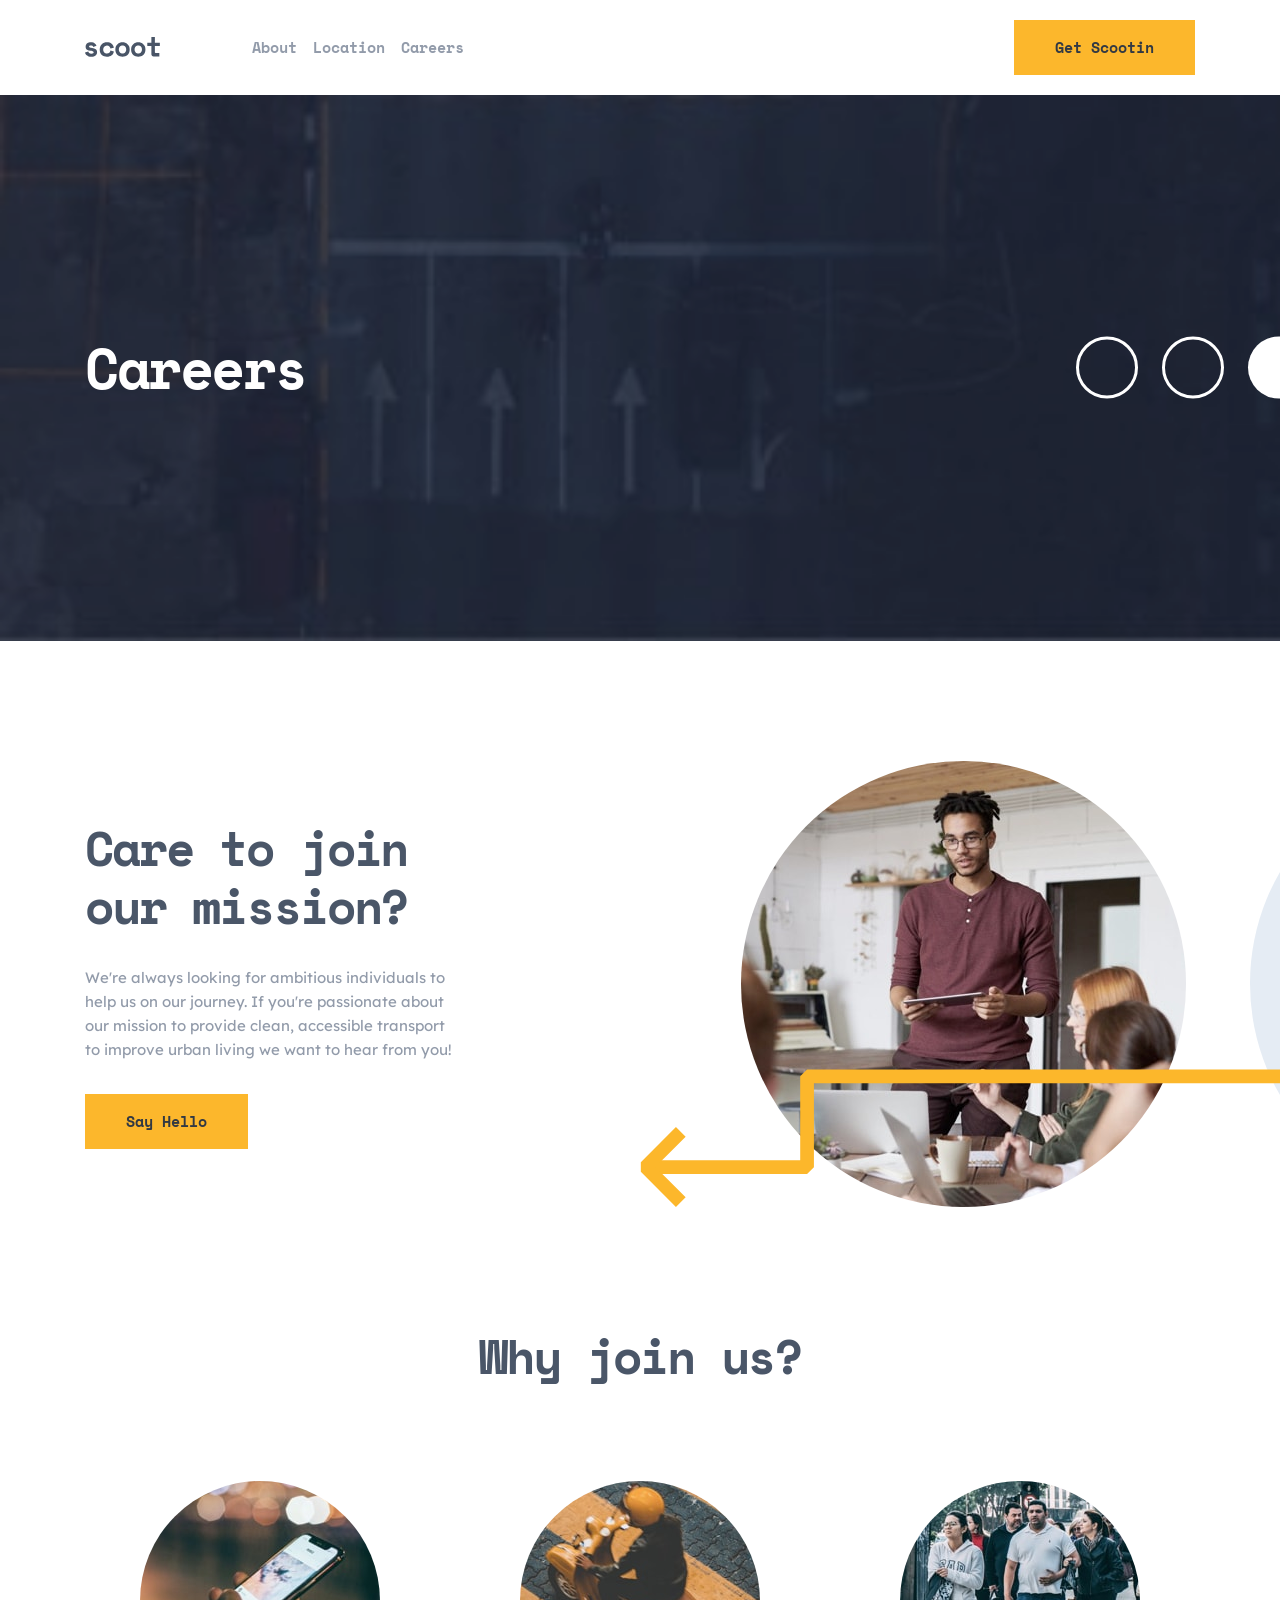
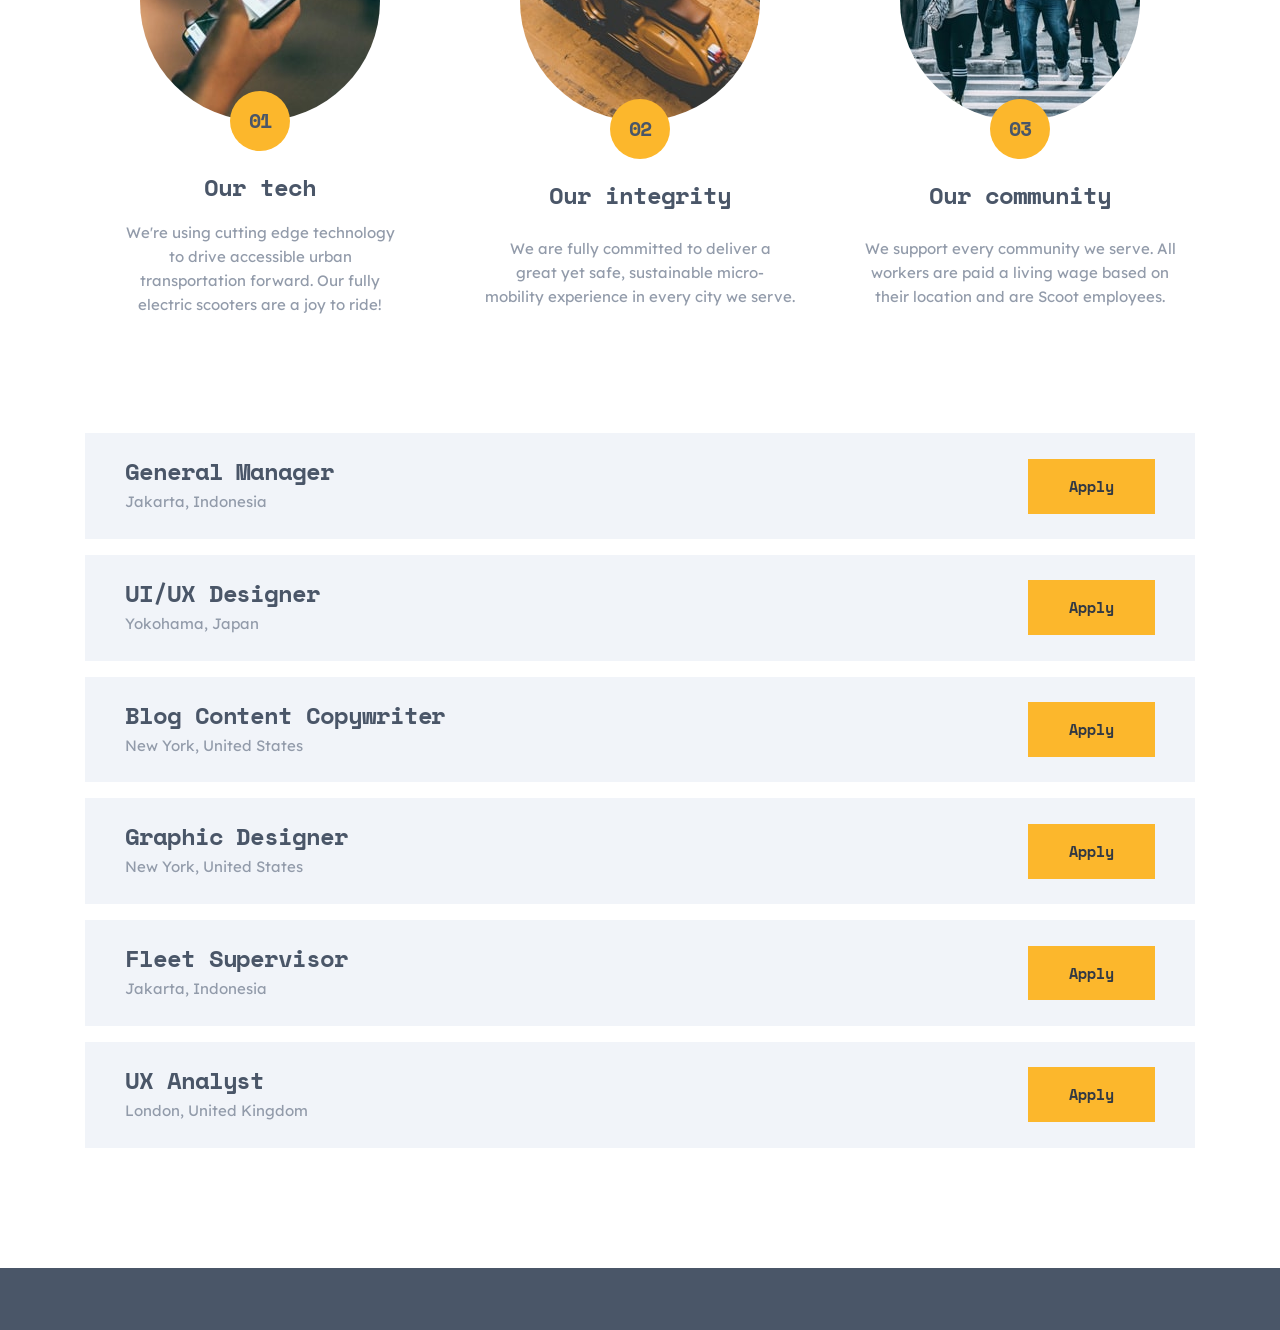
<file: careers.html>
<!DOCTYPE html>
<html lang="en">

<head>
    <meta charset="UTF-8">
    <link rel="shortcut icon" href="assets/favicon-32x32.png" type="image/x-icon">
    <meta name="viewport" content="width=device-width, initial-scale=1.0">
    <title>Careers | Scoot</title>
    <link rel="stylesheet" href="css/style.css">
</head>

<body>
    <header class="header wrapper">
        <a class="header-logo-link" href="index.html">
            <svg class="header-logo" viewBox="0 0 108 29" width="75" xmlns="http://www.w3.org/2000/svg">
                <title>Scoot Home</title>
                <path fill="#495567"
                    d="M9.12 28.56c2.613 0 4.64-.587 6.08-1.76 1.44-1.173 2.16-2.747 2.16-4.72v-.24c0-1.787-.64-3.18-1.92-4.18-1.28-1-2.933-1.607-4.96-1.82-1.76-.187-2.973-.42-3.64-.7-.667-.28-1-.74-1-1.38 0-.453.213-.833.64-1.14.427-.307 1.067-.46 1.92-.46.933 0 1.693.207 2.28.62.587.413 1 .98 1.24 1.7l4.56-1.84a8.834 8.834 0 00-.92-1.74c-.4-.6-.92-1.147-1.56-1.64-.64-.493-1.42-.893-2.34-1.2-.92-.307-2.007-.46-3.26-.46-.96 0-1.893.133-2.8.4a7.473 7.473 0 00-2.4 1.18 6.193 6.193 0 00-1.68 1.9c-.427.747-.64 1.613-.64 2.6v.24c0 1.893.66 3.327 1.98 4.3 1.32.973 3.1 1.553 5.34 1.74.827.08 1.513.187 2.06.32.547.133.98.3 1.3.5.32.2.54.413.66.64.12.227.18.473.18.74 0 .453-.233.873-.7 1.26-.467.387-1.327.58-2.58.58-1.413 0-2.46-.32-3.14-.96-.68-.64-1.127-1.387-1.34-2.24L0 22.32c.133.693.393 1.407.78 2.14.387.733.94 1.4 1.66 2 .72.6 1.627 1.1 2.72 1.5 1.093.4 2.413.6 3.96.6zm22.454 0c2.827 0 5.087-.72 6.78-2.16 1.694-1.44 2.767-3.333 3.22-5.68l-4.96-1.24c-.24 1.307-.766 2.347-1.58 3.12-.813.773-1.993 1.16-3.54 1.16-.72 0-1.4-.113-2.04-.34a4.704 4.704 0 01-1.68-1.02c-.48-.453-.86-1.02-1.14-1.7-.28-.68-.42-1.46-.42-2.34v-.24c0-.88.14-1.673.42-2.38.28-.707.66-1.307 1.14-1.8a5.005 5.005 0 011.68-1.14 5.25 5.25 0 012.04-.4c1.547 0 2.747.427 3.6 1.28.854.853 1.36 1.867 1.52 3.04l4.96-1.28c-.453-2.347-1.54-4.24-3.26-5.68-1.72-1.44-3.966-2.16-6.74-2.16-1.44 0-2.793.24-4.06.72a9.726 9.726 0 00-3.32 2.08c-.946.907-1.686 2-2.22 3.28-.533 1.28-.8 2.72-.8 4.32v.48c0 1.6.267 3.027.8 4.28.534 1.253 1.267 2.307 2.2 3.16.934.853 2.034 1.507 3.3 1.96 1.267.453 2.634.68 4.1.68zm22.455 0c1.36 0 2.66-.227 3.9-.68a9.997 9.997 0 003.3-1.98c.96-.867 1.72-1.933 2.28-3.2.56-1.267.84-2.727.84-4.38v-.48c0-1.627-.28-3.073-.84-4.34-.56-1.267-1.32-2.34-2.28-3.22a9.827 9.827 0 00-3.3-2c-1.24-.453-2.54-.68-3.9-.68-1.36 0-2.66.227-3.9.68a9.827 9.827 0 00-3.3 2c-.96.88-1.72 1.953-2.28 3.22-.56 1.267-.84 2.713-.84 4.34v.48c0 1.653.28 3.113.84 4.38.56 1.267 1.32 2.333 2.28 3.2a9.997 9.997 0 003.3 1.98c1.24.453 2.54.68 3.9.68zm0-4.8c-.72 0-1.4-.12-2.04-.36-.64-.24-1.2-.587-1.68-1.04a4.911 4.911 0 01-1.14-1.66c-.28-.653-.42-1.393-.42-2.22v-.8c0-.827.14-1.567.42-2.22.28-.653.66-1.207 1.14-1.66.48-.453 1.04-.8 1.68-1.04.64-.24 1.32-.36 2.04-.36s1.4.12 2.04.36c.64.24 1.2.587 1.68 1.04.48.453.86 1.007 1.14 1.66.28.653.42 1.393.42 2.22v.8c0 .827-.14 1.567-.42 2.22a4.911 4.911 0 01-1.14 1.66c-.48.453-1.04.8-1.68 1.04-.64.24-1.32.36-2.04.36zm22.694 4.8c1.36 0 2.66-.227 3.9-.68a9.997 9.997 0 003.3-1.98c.96-.867 1.72-1.933 2.28-3.2.56-1.267.84-2.727.84-4.38v-.48c0-1.627-.28-3.073-.84-4.34-.56-1.267-1.32-2.34-2.28-3.22a9.827 9.827 0 00-3.3-2c-1.24-.453-2.54-.68-3.9-.68-1.36 0-2.66.227-3.9.68a9.827 9.827 0 00-3.3 2c-.96.88-1.72 1.953-2.28 3.22-.56 1.267-.84 2.713-.84 4.34v.48c0 1.653.28 3.113.84 4.38.56 1.267 1.32 2.333 2.28 3.2a9.997 9.997 0 003.3 1.98c1.24.453 2.54.68 3.9.68zm0-4.8c-.72 0-1.4-.12-2.04-.36-.64-.24-1.2-.587-1.68-1.04a4.911 4.911 0 01-1.14-1.66c-.28-.653-.42-1.393-.42-2.22v-.8c0-.827.14-1.567.42-2.22.28-.653.66-1.207 1.14-1.66.48-.453 1.04-.8 1.68-1.04.64-.24 1.32-.36 2.04-.36s1.4.12 2.04.36c.64.24 1.2.587 1.68 1.04.48.453.86 1.007 1.14 1.66.28.653.42 1.393.42 2.22v.8c0 .827-.14 1.567-.42 2.22a4.911 4.911 0 01-1.14 1.66c-.48.453-1.04.8-1.68 1.04-.64.24-1.32.36-2.04.36zM107.097 28v-4.8h-5.36c-.72 0-1.08-.4-1.08-1.2v-9.04h7.16v-4.8h-7.16V0h-5.04v8.16h-5.88v4.8h5.88v11.92c0 .907.287 1.653.86 2.24.573.587 1.313.88 2.22.88h8.4z" />
            </svg> </a>
        <div class="header-links topnav">
            <nav>
                <span id="nav-label" hidden>Navigation</span>
                <button id="btnOpen" class="topnav__open" aria-expanded="false" aria-labelledby="nav-label">
                    <img src="assets/icons/hamburger.svg" alt="">
                </button>
                <div class="topnav__menu" role="dialog" aria-labelledby="nav-label">
                    <button id="btnClose" class="topnav__close" aria-label="Close">
                        <img src="assets/icons/close.svg" alt="">
                    </button>
                    <div class="topnav__menu-content">
                        <ul class="topnav__links">
                            <li class="topnav__item">
                                <a href="about.html" class="topnav__link">About</a>
                            </li>
                            <li class="topnav__item">
                                <a href="location.html" class="topnav__link">Location</a>
                            </li>
                            <li class="topnav__item">
                                <a href="careers.html" class="topnav__link">Careers</a>
                            </li>
                        </ul>
                        <a href="" class="button">Get Scootin</a>
                    </div>
                </div>
            </nav>
        </div>
    </header>

    <main>
        <!-- Hero -->
        <section class="hero-subpage wrapper">
            <picture class="hero-subpage-picture fullbleed">
                <source media="(width >= calc(1000 / 16 * 1rem))"
                    srcset="assets/images/careers-locations-hero-desktop.jpg" width="1440" height="200">
                <source media="(width >= calc(700 / 16 * 1rem))"
                    srcset="assets/images/careers-locations-hero-tablet.jpg" width="768" height="200">
                <img class="hero-subpage-img" src="assets/images/careers-location-hero-mobile.jpg" alt="" width="375"
                    height="160">
            </picture>
            <h1 class="hero-subpage-title">Careers</h1>
            <img class="hero-subpage-circles fullbleed" src="assets/patterns/white-circles.svg" alt="" width="234"
                height="63">
        </section>

        <!-- Careers Feature -->
        <section class="careers-features">
            <div class="wrapper fb-col careers-feature">
                <img class="careers-feature-img" src="assets/images/join-us.jpg" width="445" height="445"
                    alt="Person working at desk">

                <div class="careers-feature-text">
                    <h2 class="careers-feature-title">Care to join our mission?</h2>
                    <p class="careers-feature-descr">We're always looking for ambitious individuals to help us on our
                        journey. If you're passionate about our mission to provide clean, accessible transport to
                        improve
                        urban living we want to hear from you!</p>
                    <a href="" class="button">Say Hello</a>
                </div>

                <img class="careers-feature-arrow-r" src="assets/patterns/right-arrow.svg" alt="" width="452"
                    height="151">
                <img class="careers-feature-arrow-l" src="assets/patterns/left-downward-arrow.svg" alt="" width="741"
                    height="151">
                <img class="careers-feature-circle" src="assets/patterns/circle.svg" alt="" width="445" height="445">
            </div>
        </section>

        <!-- Careers Values -->
        <section class="wrapper careers-values">
            <h2 class="careers-values-title">Why join us?</h2>
            <div class="careers-values-grid">
                <article class="careers-value">
                    <div class="careers-value-media">
                        <img class="careers-value-img" src="assets/images/our-tech.jpg" width="240" height="240"
                            alt="Phone in hand">
                        <span class="careers-value-badge" aria-hidden="true">01</span>
                    </div>
                    <h3 class="careers-value-title">Our tech</h3>
                    <p class="careers-value-descr">We're using cutting edge technology to drive accessible urban
                        transportation forward. Our fully electric scooters are a joy to ride!</p>
                </article>

                <article class="careers-value">
                    <div class="careers-value-media">
                        <img class="careers-value-img" src="assets/images/our-integrity.jpg" width="240" height="240"
                            alt="Scooter handlebar and rider">
                        <span class="careers-value-badge" aria-hidden="true">02</span>
                    </div>
                    <h3 class="careers-value-title">Our integrity</h3>
                    <p class="careers-value-descr">We are fully committed to deliver a great yet safe, sustainable
                        micro-mobility experience in every city we serve.</p>
                </article>

                <article class="careers-value">
                    <div class="careers-value-media">
                        <img class="careers-value-img" src="assets/images/our-community.jpg" width="240" height="240"
                            alt="Group of people smiling">
                        <span class="careers-value-badge" aria-hidden="true">03</span>
                    </div>
                    <h3 class="careers-value-title">Our community</h3>
                    <p class="careers-value-descr">We support every community we serve. All workers are paid a living
                        wage based on their location and are Scoot employees.</p>
                </article>
            </div>
        </section>

        <!-- Careers Jobs -->
        <section class="wrapper careers-jobs">
            <h2 class="visually-hidden">Open positions</h2>
            <div class="careers-jobs-list">
                <div class="careers-job">
                    <div class="careers-job-info">
                        <h3 class="careers-job-title">General Manager</h3>
                        <span class="careers-job-location">Jakarta, Indonesia</span>
                    </div>
                    <a href="" class="button">Apply</a>
                </div>

                <div class="careers-job">
                    <div class="careers-job-info">
                        <h3 class="careers-job-title">UI/UX Designer</h3>
                        <span class="careers-job-location">Yokohama, Japan</span>
                    </div>
                    <a href="" class="button">Apply</a>
                </div>

                <div class="careers-job">
                    <div class="careers-job-info">
                        <h3 class="careers-job-title">Blog Content Copywriter</h3>
                        <span class="careers-job-location">New York, United States</span>
                    </div>
                    <a href="" class="button">Apply</a>
                </div>

                <div class="careers-job">
                    <div class="careers-job-info">
                        <h3 class="careers-job-title">Graphic Designer</h3>
                        <span class="careers-job-location">New York, United States</span>
                    </div>
                    <a href="" class="button">Apply</a>
                </div>

                <div class="careers-job">
                    <div class="careers-job-info">
                        <h3 class="careers-job-title">Fleet Supervisor</h3>
                        <span class="careers-job-location">Jakarta, Indonesia</span>
                    </div>
                    <a href="" class="button">Apply</a>
                </div>

                <div class="careers-job">
                    <div class="careers-job-info">
                        <h3 class="careers-job-title">UX Analyst</h3>
                        <span class="careers-job-location">London, United Kingdom</span>
                    </div>
                    <a href="" class="button">Apply</a>
                </div>
            </div>
        </section>

        <!-- CTA -->
        <section class="wrapper cta">
            <div class="cta-content">
                <h2 class="cta-title">Sign up and Scoot off today</h2>
                <div class="cta-buttons">
                    <a href="" aria-label="Download on the App Store">
                        <svg class="cta-apple" xmlns="http://www.w3.org/2000/svg" viewBox="0 0 159 56" width="113">
                            <title>AppStore</title>
                            <g fill="none" fill-rule="evenodd">
                                <rect width="159" height="56" fill="#E5ECF4" rx="4" />
                                <g fill="#495567" font-family="SpaceMono-Bold, Space Mono" font-weight="bold"><text
                                        font-size="20" letter-spacing="-.893" transform="translate(52 8)">
                                        <tspan x="0" y="37">AppStore</tspan>
                                    </text><text font-size="10" letter-spacing="-.446" transform="translate(52 8)">
                                        <tspan x="0" y="11">Available on the</tspan>
                                    </text></g>
                                <path fill="#495567" fill-rule="nonzero"
                                    d="M34.017 20.533c1.93 0 3.973 1.044 5.428 2.843-4.768 2.594-3.996 9.352.822 11.162-.663 1.457-.98 2.107-1.835 3.398-1.191 1.8-2.869 4.045-4.952 4.06-1.848.02-2.324-1.194-4.833-1.18-2.509.012-3.03 1.201-4.883 1.184-2.08-.018-3.672-2.043-4.863-3.843-3.33-5.033-3.681-10.941-1.627-14.084 1.462-2.231 3.766-3.536 5.93-3.536 2.204 0 3.591 1.2 5.416 1.2 1.77 0 2.848-1.204 5.397-1.204zM33.683 14c.243 1.649-.428 3.264-1.316 4.406-.948 1.226-2.586 2.175-4.17 2.126-.29-1.58.452-3.205 1.353-4.3.988-1.206 2.683-2.132 4.133-2.232z" />
                            </g>
                        </svg>
                    </a>
                    <a href="" aria-label="Get it on Google Play">
                        <img src="assets/icons/google-play.svg" width="130" height="40" alt="">
                    </a>
                </div>
            </div>
        </section>
    </main>

    <footer class="wrapper footer">
        <div class="footer-content">
            <a class="footer-logo-link" href="index.html">
                <svg class="footer-logo" xmlns="http://www.w3.org/2000/svg" width="108" height="29">
                    <title>Scoot Home</title>
                    <path fill="#ffffff"
                        d="M9.12 28.56c2.613 0 4.64-.587 6.08-1.76 1.44-1.173 2.16-2.747 2.16-4.72v-.24c0-1.787-.64-3.18-1.92-4.18-1.28-1-2.933-1.607-4.96-1.82-1.76-.187-2.973-.42-3.64-.7-.667-.28-1-.74-1-1.38 0-.453.213-.833.64-1.14.427-.307 1.067-.46 1.92-.46.933 0 1.693.207 2.28.62.587.413 1 .98 1.24 1.7l4.56-1.84a8.834 8.834 0 00-.92-1.74c-.4-.6-.92-1.147-1.56-1.64-.64-.493-1.42-.893-2.34-1.2-.92-.307-2.007-.46-3.26-.46-.96 0-1.893.133-2.8.4a7.473 7.473 0 00-2.4 1.18 6.193 6.193 0 00-1.68 1.9c-.427.747-.64 1.613-.64 2.6v.24c0 1.893.66 3.327 1.98 4.3 1.32.973 3.1 1.553 5.34 1.74.827.08 1.513.187 2.06.32.547.133.98.3 1.3.5.32.2.54.413.66.64.12.227.18.473.18.74 0 .453-.233.873-.7 1.26-.467.387-1.327.58-2.58.58-1.413 0-2.46-.32-3.14-.96-.68-.64-1.127-1.387-1.34-2.24L0 22.32c.133.693.393 1.407.78 2.14.387.733.94 1.4 1.66 2 .72.6 1.627 1.1 2.72 1.5 1.093.4 2.413.6 3.96.6zm22.454 0c2.827 0 5.087-.72 6.78-2.16 1.694-1.44 2.767-3.333 3.22-5.68l-4.96-1.24c-.24 1.307-.766 2.347-1.58 3.12-.813.773-1.993 1.16-3.54 1.16-.72 0-1.4-.113-2.04-.34a4.704 4.704 0 01-1.68-1.02c-.48-.453-.86-1.02-1.14-1.7-.28-.68-.42-1.46-.42-2.34v-.24c0-.88.14-1.673.42-2.38.28-.707.66-1.307 1.14-1.8a5.005 5.005 0 011.68-1.14 5.25 5.25 0 012.04-.4c1.547 0 2.747.427 3.6 1.28.854.853 1.36 1.867 1.52 3.04l4.96-1.28c-.453-2.347-1.54-4.24-3.26-5.68-1.72-1.44-3.966-2.16-6.74-2.16-1.44 0-2.793.24-4.06.72a9.726 9.726 0 00-3.32 2.08c-.946.907-1.686 2-2.22 3.28-.533 1.28-.8 2.72-.8 4.32v.48c0 1.6.267 3.027.8 4.28.534 1.253 1.267 2.307 2.2 3.16.934.853 2.034 1.507 3.3 1.96 1.267.453 2.634.68 4.1.68zm22.455 0c1.36 0 2.66-.227 3.9-.68a9.997 9.997 0 003.3-1.98c.96-.867 1.72-1.933 2.28-3.2.56-1.267.84-2.727.84-4.38v-.48c0-1.627-.28-3.073-.84-4.34-.56-1.267-1.32-2.34-2.28-3.22a9.827 9.827 0 00-3.3-2c-1.24-.453-2.54-.68-3.9-.68-1.36 0-2.66.227-3.9.68a9.827 9.827 0 00-3.3 2c-.96.88-1.72 1.953-2.28 3.22-.56 1.267-.84 2.713-.84 4.34v.48c0 1.653.28 3.113.84 4.38.56 1.267 1.32 2.333 2.28 3.2a9.997 9.997 0 003.3 1.98c1.24.453 2.54.68 3.9.68zm0-4.8c-.72 0-1.4-.12-2.04-.36-.64-.24-1.2-.587-1.68-1.04a4.911 4.911 0 01-1.14-1.66c-.28-.653-.42-1.393-.42-2.22v-.8c0-.827.14-1.567.42-2.22.28-.653.66-1.207 1.14-1.66.48-.453 1.04-.8 1.68-1.04.64-.24 1.32-.36 2.04-.36s1.4.12 2.04.36c.64.24 1.2.587 1.68 1.04.48.453.86 1.007 1.14 1.66.28.653.42 1.393.42 2.22v.8c0 .827-.14 1.567-.42 2.22a4.911 4.911 0 01-1.14 1.66c-.48.453-1.04.8-1.68 1.04-.64.24-1.32.36-2.04.36zm22.694 4.8c1.36 0 2.66-.227 3.9-.68a9.997 9.997 0 003.3-1.98c.96-.867 1.72-1.933 2.28-3.2.56-1.267.84-2.727.84-4.38v-.48c0-1.627-.28-3.073-.84-4.34-.56-1.267-1.32-2.34-2.28-3.22a9.827 9.827 0 00-3.3-2c-1.24-.453-2.54-.68-3.9-.68-1.36 0-2.66.227-3.9.68a9.827 9.827 0 00-3.3 2c-.96.88-1.72 1.953-2.28 3.22-.56 1.267-.84 2.713-.84 4.34v.48c0 1.653.28 3.113.84 4.38.56 1.267 1.32 2.333 2.28 3.2a9.997 9.997 0 003.3 1.98c1.24.453 2.54.68 3.9.68zm0-4.8c-.72 0-1.4-.12-2.04-.36-.64-.24-1.2-.587-1.68-1.04a4.911 4.911 0 01-1.14-1.66c-.28-.653-.42-1.393-.42-2.22v-.8c0-.827.14-1.567.42-2.22.28-.653.66-1.207 1.14-1.66.48-.453 1.04-.8 1.68-1.04.64-.24 1.32-.36 2.04-.36s1.4.12 2.04.36c.64.24 1.2.587 1.68 1.04.48.453.86 1.007 1.14 1.66.28.653.42 1.393.42 2.22v.8c0 .827-.14 1.567-.42 2.22a4.911 4.911 0 01-1.14 1.66c-.48.453-1.04.8-1.68 1.04-.64.24-1.32.36-2.04.36zM107.097 28v-4.8h-5.36c-.72 0-1.08-.4-1.08-1.2v-9.04h7.16v-4.8h-7.16V0h-5.04v8.16h-5.88v4.8h5.88v11.92c0 .907.287 1.653.86 2.24.573.587 1.313.88 2.22.88h8.4z" />
                </svg>
            </a>
            <nav class="footer-nav">
                <ul class="footer-links">
                    <li><a class="footer-link" href="about.html">About</a></li>
                    <li><a class="footer-link" href="location.html">Location</a></li>
                    <li><a class="footer-link" href="careers.html">Careers</a></li>
                </ul>
            </nav>
            <ul class="footer-social">
                <li>
                    <a class="footer-social-link" href="">
                        <svg xmlns="http://www.w3.org/2000/svg" width="24" height="24">
                            <path fill="#FCB72B"
                                d="M22.675 0H1.325C.593 0 0 .593 0 1.325v21.351C0 23.407.593 24 1.325 24H12.82v-9.294H9.692v-3.622h3.128V8.413c0-3.1 1.893-4.788 4.659-4.788 1.325 0 2.463.099 2.795.143v3.24l-1.918.001c-1.504 0-1.795.715-1.795 1.763v2.313h3.587l-.467 3.622h-3.12V24h6.116c.73 0 1.323-.593 1.323-1.325V1.325C24 .593 23.407 0 22.675 0z" />
                        </svg>
                    </a>
                </li>
                <li>
                    <a class="footer-social-link" href="">
                        <svg xmlns="http://www.w3.org/2000/svg" width="24" height="20">
                            <path fill="#FCB72B"
                                d="M24 2.557a9.83 9.83 0 01-2.828.775A4.932 4.932 0 0023.337.608a9.864 9.864 0 01-3.127 1.195A4.916 4.916 0 0016.616.248c-3.179 0-5.515 2.966-4.797 6.045A13.978 13.978 0 011.671 1.149a4.93 4.93 0 001.523 6.574 4.903 4.903 0 01-2.229-.616c-.054 2.281 1.581 4.415 3.949 4.89a4.935 4.935 0 01-2.224.084 4.928 4.928 0 004.6 3.419A9.9 9.9 0 010 17.54a13.94 13.94 0 007.548 2.212c9.142 0 14.307-7.721 13.995-14.646A10.025 10.025 0 0024 2.557z" />
                        </svg>
                    </a>
                </li>
                <li>
                    <a class="footer-social-link" href="">
                        <svg xmlns="http://www.w3.org/2000/svg" width="24" height="24">
                            <path fill="#FCB72B"
                                d="M12 2.163c3.204 0 3.584.012 4.85.07 3.252.148 4.771 1.691 4.919 4.919.058 1.265.069 1.645.069 4.849 0 3.205-.012 3.584-.069 4.849-.149 3.225-1.664 4.771-4.919 4.919-1.266.058-1.644.07-4.85.07-3.204 0-3.584-.012-4.849-.07-3.26-.149-4.771-1.699-4.919-4.92-.058-1.265-.07-1.644-.07-4.849 0-3.204.013-3.583.07-4.849.149-3.227 1.664-4.771 4.919-4.919 1.266-.057 1.645-.069 4.849-.069zM12 0C8.741 0 8.333.014 7.053.072 2.695.272.273 2.69.073 7.052.014 8.333 0 8.741 0 12c0 3.259.014 3.668.072 4.948.2 4.358 2.618 6.78 6.98 6.98C8.333 23.986 8.741 24 12 24c3.259 0 3.668-.014 4.948-.072 4.354-.2 6.782-2.618 6.979-6.98.059-1.28.073-1.689.073-4.948 0-3.259-.014-3.667-.072-4.947-.196-4.354-2.617-6.78-6.979-6.98C15.668.014 15.259 0 12 0zm0 5.838a6.162 6.162 0 100 12.324 6.162 6.162 0 000-12.324zM12 16a4 4 0 110-8 4 4 0 010 8zm6.406-11.845a1.44 1.44 0 100 2.881 1.44 1.44 0 000-2.881z" />
                        </svg>
                    </a>
                </li>
            </ul>
        </div>
    </footer>

    <script src="script.js"></script>
</body>

</html>
</file>
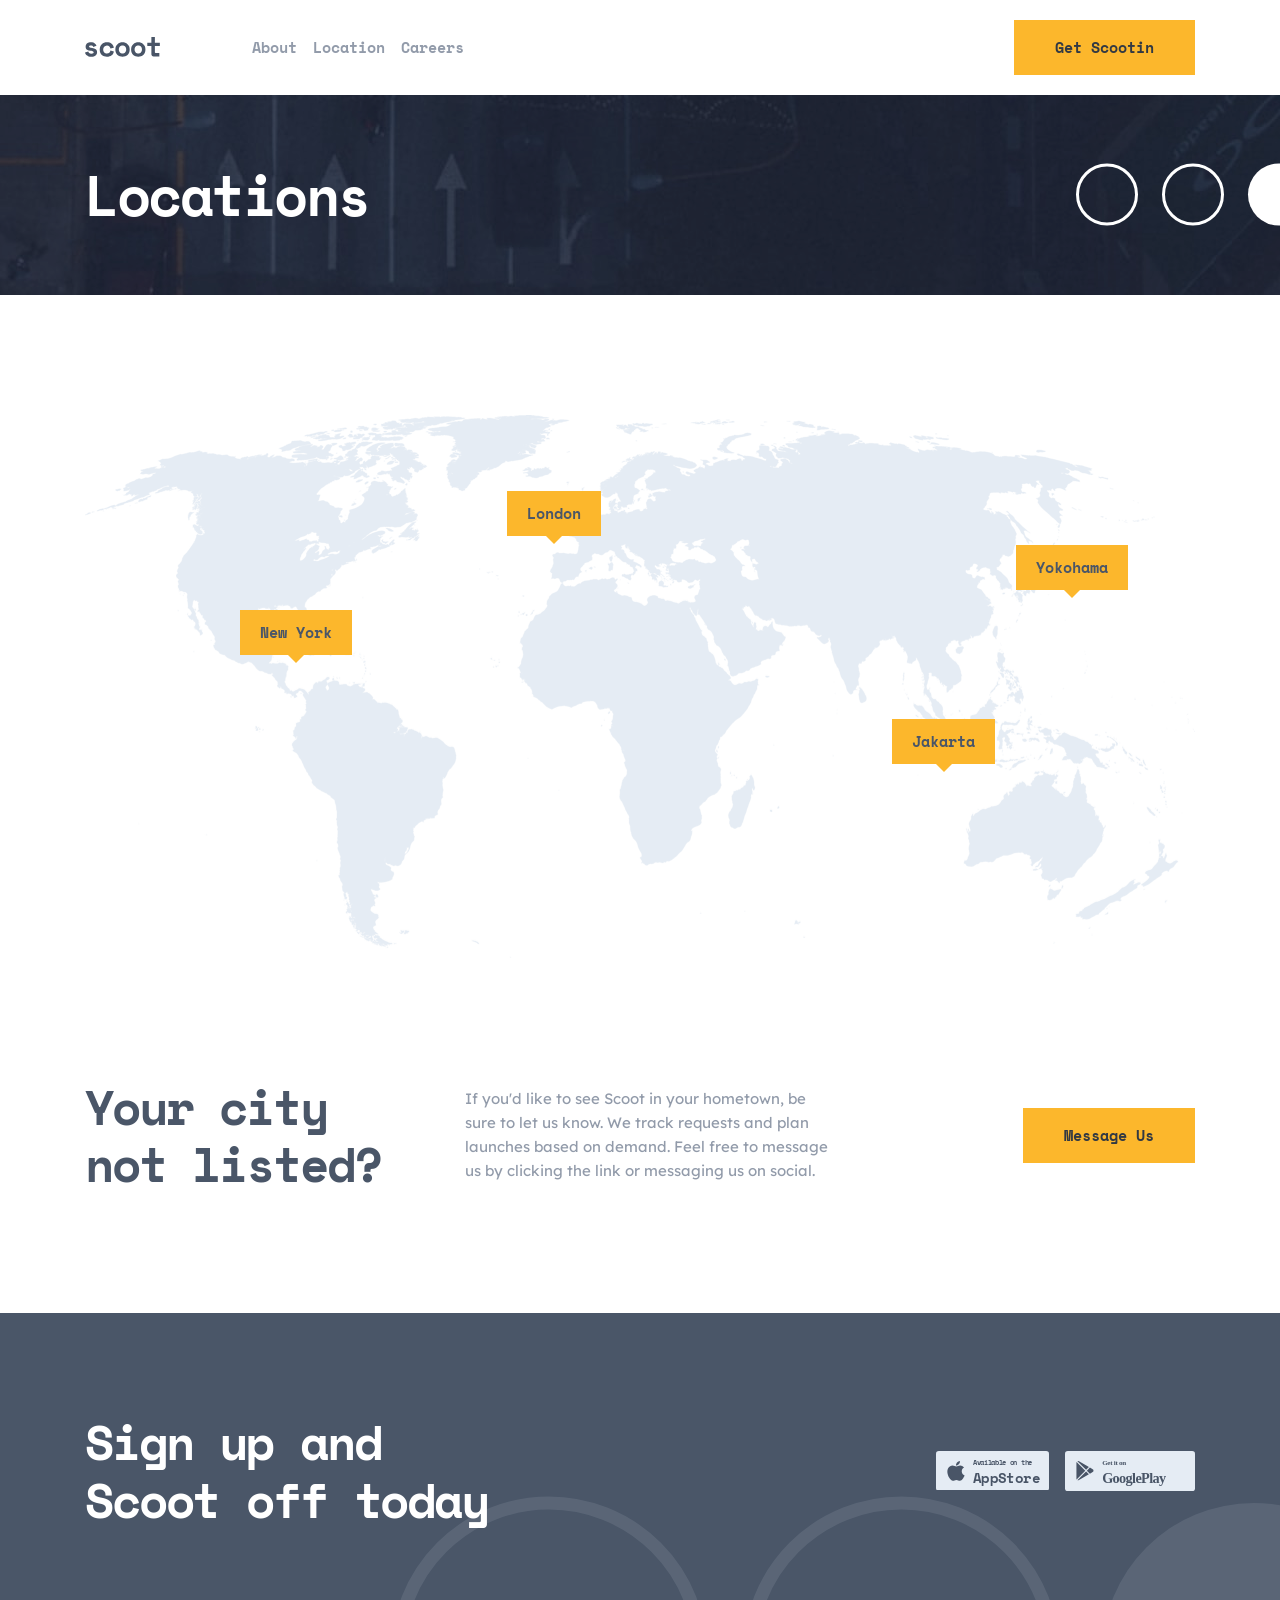
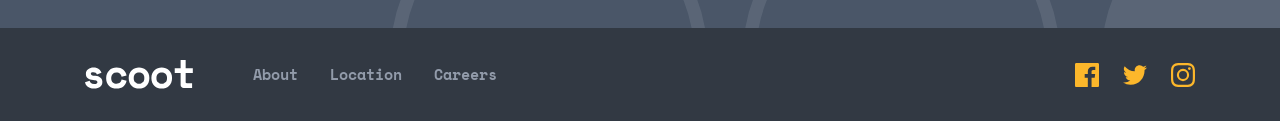
<file: location.html>
<!DOCTYPE html>
<html lang="en">

<head>
    <meta charset="UTF-8">
    <link rel="shortcut icon" href="assets/favicon-32x32.png" type="image/x-icon">
    <meta name="viewport" content="width=device-width, initial-scale=1.0">
    <title>Locations | Scoot</title>
    <link rel="stylesheet" href="css/style.css">
</head>

<body>
    <header class="header wrapper">
        <a class="header-logo-link" href="index.html">
            <svg class="header-logo" viewBox="0 0 108 29" width="75" xmlns="http://www.w3.org/2000/svg">
                <title>Scoot Home</title>
                <path fill="#495567"
                    d="M9.12 28.56c2.613 0 4.64-.587 6.08-1.76 1.44-1.173 2.16-2.747 2.16-4.72v-.24c0-1.787-.64-3.18-1.92-4.18-1.28-1-2.933-1.607-4.96-1.82-1.76-.187-2.973-.42-3.64-.7-.667-.28-1-.74-1-1.38 0-.453.213-.833.64-1.14.427-.307 1.067-.46 1.92-.46.933 0 1.693.207 2.28.62.587.413 1 .98 1.24 1.7l4.56-1.84a8.834 8.834 0 00-.92-1.74c-.4-.6-.92-1.147-1.56-1.64-.64-.493-1.42-.893-2.34-1.2-.92-.307-2.007-.46-3.26-.46-.96 0-1.893.133-2.8.4a7.473 7.473 0 00-2.4 1.18 6.193 6.193 0 00-1.68 1.9c-.427.747-.64 1.613-.64 2.6v.24c0 1.893.66 3.327 1.98 4.3 1.32.973 3.1 1.553 5.34 1.74.827.08 1.513.187 2.06.32.547.133.98.3 1.3.5.32.2.54.413.66.64.12.227.18.473.18.74 0 .453-.233.873-.7 1.26-.467.387-1.327.58-2.58.58-1.413 0-2.46-.32-3.14-.96-.68-.64-1.127-1.387-1.34-2.24L0 22.32c.133.693.393 1.407.78 2.14.387.733.94 1.4 1.66 2 .72.6 1.627 1.1 2.72 1.5 1.093.4 2.413.6 3.96.6zm22.454 0c2.827 0 5.087-.72 6.78-2.16 1.694-1.44 2.767-3.333 3.22-5.68l-4.96-1.24c-.24 1.307-.766 2.347-1.58 3.12-.813.773-1.993 1.16-3.54 1.16-.72 0-1.4-.113-2.04-.34a4.704 4.704 0 01-1.68-1.02c-.48-.453-.86-1.02-1.14-1.7-.28-.68-.42-1.46-.42-2.34v-.24c0-.88.14-1.673.42-2.38.28-.707.66-1.307 1.14-1.8a5.005 5.005 0 011.68-1.14 5.25 5.25 0 012.04-.4c1.547 0 2.747.427 3.6 1.28.854.853 1.36 1.867 1.52 3.04l4.96-1.28c-.453-2.347-1.54-4.24-3.26-5.68-1.72-1.44-3.966-2.16-6.74-2.16-1.44 0-2.793.24-4.06.72a9.726 9.726 0 00-3.32 2.08c-.946.907-1.686 2-2.22 3.28-.533 1.28-.8 2.72-.8 4.32v.48c0 1.6.267 3.027.8 4.28.534 1.253 1.267 2.307 2.2 3.16.934.853 2.034 1.507 3.3 1.96 1.267.453 2.634.68 4.1.68zm22.455 0c1.36 0 2.66-.227 3.9-.68a9.997 9.997 0 003.3-1.98c.96-.867 1.72-1.933 2.28-3.2.56-1.267.84-2.727.84-4.38v-.48c0-1.627-.28-3.073-.84-4.34-.56-1.267-1.32-2.34-2.28-3.22a9.827 9.827 0 00-3.3-2c-1.24-.453-2.54-.68-3.9-.68-1.36 0-2.66.227-3.9.68a9.827 9.827 0 00-3.3 2c-.96.88-1.72 1.953-2.28 3.22-.56 1.267-.84 2.713-.84 4.34v.48c0 1.653.28 3.113.84 4.38.56 1.267 1.32 2.333 2.28 3.2a9.997 9.997 0 003.3 1.98c1.24.453 2.54.68 3.9.68zm0-4.8c-.72 0-1.4-.12-2.04-.36-.64-.24-1.2-.587-1.68-1.04a4.911 4.911 0 01-1.14-1.66c-.28-.653-.42-1.393-.42-2.22v-.8c0-.827.14-1.567.42-2.22.28-.653.66-1.207 1.14-1.66.48-.453 1.04-.8 1.68-1.04.64-.24 1.32-.36 2.04-.36s1.4.12 2.04.36c.64.24 1.2.587 1.68 1.04.48.453.86 1.007 1.14 1.66.28.653.42 1.393.42 2.22v.8c0 .827-.14 1.567-.42 2.22a4.911 4.911 0 01-1.14 1.66c-.48.453-1.04.8-1.68 1.04-.64.24-1.32.36-2.04.36zm22.694 4.8c1.36 0 2.66-.227 3.9-.68a9.997 9.997 0 003.3-1.98c.96-.867 1.72-1.933 2.28-3.2.56-1.267.84-2.727.84-4.38v-.48c0-1.627-.28-3.073-.84-4.34-.56-1.267-1.32-2.34-2.28-3.22a9.827 9.827 0 00-3.3-2c-1.24-.453-2.54-.68-3.9-.68-1.36 0-2.66.227-3.9.68a9.827 9.827 0 00-3.3 2c-.96.88-1.72 1.953-2.28 3.22-.56 1.267-.84 2.713-.84 4.34v.48c0 1.653.28 3.113.84 4.38.56 1.267 1.32 2.333 2.28 3.2a9.997 9.997 0 003.3 1.98c1.24.453 2.54.68 3.9.68zm0-4.8c-.72 0-1.4-.12-2.04-.36-.64-.24-1.2-.587-1.68-1.04a4.911 4.911 0 01-1.14-1.66c-.28-.653-.42-1.393-.42-2.22v-.8c0-.827.14-1.567.42-2.22.28-.653.66-1.207 1.14-1.66.48-.453 1.04-.8 1.68-1.04.64-.24 1.32-.36 2.04-.36s1.4.12 2.04.36c.64.24 1.2.587 1.68 1.04.48.453.86 1.007 1.14 1.66.28.653.42 1.393.42 2.22v.8c0 .827-.14 1.567-.42 2.22a4.911 4.911 0 01-1.14 1.66c-.48.453-1.04.8-1.68 1.04-.64.24-1.32.36-2.04.36zM107.097 28v-4.8h-5.36c-.72 0-1.08-.4-1.08-1.2v-9.04h7.16v-4.8h-7.16V0h-5.04v8.16h-5.88v4.8h5.88v11.92c0 .907.287 1.653.86 2.24.573.587 1.313.88 2.22.88h8.4z" />
            </svg> </a>
        <div class="header-links topnav">
            <nav>
                <span id="nav-label" hidden>Navigation</span>
                <button id="btnOpen" class="topnav__open" aria-expanded="false" aria-labelledby="nav-label">
                    <img src="assets/icons/hamburger.svg" alt="">
                </button>
                <div class="topnav__menu" role="dialog" aria-labelledby="nav-label">
                    <button id="btnClose" class="topnav__close" aria-label="Close">
                        <img src="assets/icons/close.svg" alt="">
                    </button>
                    <div class="topnav__menu-content">
                        <ul class="topnav__links">
                            <li class="topnav__item">
                                <a href="about.html" class="topnav__link">About</a>
                            </li>
                            <li class="topnav__item">
                                <a href="location.html" class="topnav__link">Location</a>
                            </li>
                            <li class="topnav__item">
                                <a href="careers.html" class="topnav__link">Careers</a>
                            </li>
                        </ul>
                        <a href="" class="button">Get Scootin</a>
                    </div>
                </div>
            </nav>
        </div>
    </header>

    <main>
        <!-- Hero -->
        <section class="hero-subpage wrapper">
            <picture class="hero-subpage-picture fullbleed">
                <source media="(width >= calc(1000 / 16 * 1rem))"
                    srcset="assets/images/careers-locations-hero-desktop.jpg" width="1440" height="200">
                <source media="(width >= calc(700 / 16 * 1rem))"
                    srcset="assets/images/careers-locations-hero-tablet.jpg" width="768" height="200">
                <img class="hero-subpage-img" src="assets/images/careers-location-hero-mobile.jpg" alt="" width="375"
                    height="160">
            </picture>
            <h1 class="hero-subpage-title">Locations</h1>
            <img class="hero-subpage-circles fullbleed" src="assets/patterns/white-circles.svg" alt="" width="234"
                height="63">
        </section>

        <!-- Map Section -->
        <section class="wrapper location-map">
            <div class="location-map-container">
                <picture class="location-map-picture">
                    <source media="(width >= calc(1000 / 16 * 1rem))" srcset="assets/images/world-map-desktop.png"
                        width="1110">
                    <source media="(width >= calc(700 / 16 * 1rem))" srcset="assets/images/world-map-tablet.png"
                        width="688">
                    <img class="location-map-img" src="assets/images/world-map-mobile.png"
                        alt="World map showing Scoot locations" width="311">
                </picture>

                <!-- Labels (visible on tablet+) -->
                <span class="location-map-label location-map-label--newyork">New York</span>
                <span class="location-map-label location-map-label--london">London</span>
                <span class="location-map-label location-map-label--yokohama">Yokohama</span>
                <span class="location-map-label location-map-label--jakarta">Jakarta</span>
            </div>

            <!-- Mobile city list -->
            <ul class="location-map-cities">
                <li class="location-map-city">New York</li>
                <li class="location-map-city">London</li>
                <li class="location-map-city">Jakarta</li>
                <li class="location-map-city">Yokohama</li>
            </ul>
        </section>

        <!-- Your City Section -->
        <section class="wrapper location-city">
            <div class="location-city-content">
                <h2 class="location-city-title">Your city not listed?</h2>
                <p class="location-city-descr">If you'd like to see Scoot in your hometown, be sure to let us know. We
                    track requests and plan launches based on demand. Feel free to message us by clicking the link or
                    messaging us on social.</p>
                <a href="" class="button">Message Us</a>
            </div>
        </section>

        <!-- CTA -->
        <section class="wrapper cta">
            <div class="cta-content">
                <h2 class="cta-title">Sign up and Scoot off today</h2>
                <div class="cta-buttons">
                    <a href="" aria-label="Download on the App Store">
                        <svg class="cta-apple" xmlns="http://www.w3.org/2000/svg" viewBox="0 0 159 56" width="113">
                            <title>AppStore</title>
                            <g fill="none" fill-rule="evenodd">
                                <rect width="159" height="56" fill="#E5ECF4" rx="4" />
                                <g fill="#495567" font-family="SpaceMono-Bold, Space Mono" font-weight="bold"><text
                                        font-size="20" letter-spacing="-.893" transform="translate(52 8)">
                                        <tspan x="0" y="37">AppStore</tspan>
                                    </text><text font-size="10" letter-spacing="-.446" transform="translate(52 8)">
                                        <tspan x="0" y="11">Available on the</tspan>
                                    </text></g>
                                <path fill="#495567" fill-rule="nonzero"
                                    d="M34.017 20.533c1.93 0 3.973 1.044 5.428 2.843-4.768 2.594-3.996 9.352.822 11.162-.663 1.457-.98 2.107-1.835 3.398-1.191 1.8-2.869 4.045-4.952 4.06-1.848.02-2.324-1.194-4.833-1.18-2.509.012-3.03 1.201-4.883 1.184-2.08-.018-3.672-2.043-4.863-3.843-3.33-5.033-3.681-10.941-1.627-14.084 1.462-2.231 3.766-3.536 5.93-3.536 2.204 0 3.591 1.2 5.416 1.2 1.77 0 2.848-1.204 5.397-1.204zM33.683 14c.243 1.649-.428 3.264-1.316 4.406-.948 1.226-2.586 2.175-4.17 2.126-.29-1.58.452-3.205 1.353-4.3.988-1.206 2.683-2.132 4.133-2.232z" />
                            </g>
                        </svg>
                    </a>
                    <a href="" aria-label="Get it on Google Play">
                        <img src="assets/icons/google-play.svg" width="130" height="40" alt="">
                    </a>
                </div>
            </div>
        </section>
    </main>

    <footer class="wrapper footer">
        <div class="footer-content">
            <a class="footer-logo-link" href="index.html">
                <svg class="footer-logo" xmlns="http://www.w3.org/2000/svg" width="108" height="29">
                    <title>Scoot Home</title>
                    <path fill="#ffffff"
                        d="M9.12 28.56c2.613 0 4.64-.587 6.08-1.76 1.44-1.173 2.16-2.747 2.16-4.72v-.24c0-1.787-.64-3.18-1.92-4.18-1.28-1-2.933-1.607-4.96-1.82-1.76-.187-2.973-.42-3.64-.7-.667-.28-1-.74-1-1.38 0-.453.213-.833.64-1.14.427-.307 1.067-.46 1.92-.46.933 0 1.693.207 2.28.62.587.413 1 .98 1.24 1.7l4.56-1.84a8.834 8.834 0 00-.92-1.74c-.4-.6-.92-1.147-1.56-1.64-.64-.493-1.42-.893-2.34-1.2-.92-.307-2.007-.46-3.26-.46-.96 0-1.893.133-2.8.4a7.473 7.473 0 00-2.4 1.18 6.193 6.193 0 00-1.68 1.9c-.427.747-.64 1.613-.64 2.6v.24c0 1.893.66 3.327 1.98 4.3 1.32.973 3.1 1.553 5.34 1.74.827.08 1.513.187 2.06.32.547.133.98.3 1.3.5.32.2.54.413.66.64.12.227.18.473.18.74 0 .453-.233.873-.7 1.26-.467.387-1.327.58-2.58.58-1.413 0-2.46-.32-3.14-.96-.68-.64-1.127-1.387-1.34-2.24L0 22.32c.133.693.393 1.407.78 2.14.387.733.94 1.4 1.66 2 .72.6 1.627 1.1 2.72 1.5 1.093.4 2.413.6 3.96.6zm22.454 0c2.827 0 5.087-.72 6.78-2.16 1.694-1.44 2.767-3.333 3.22-5.68l-4.96-1.24c-.24 1.307-.766 2.347-1.58 3.12-.813.773-1.993 1.16-3.54 1.16-.72 0-1.4-.113-2.04-.34a4.704 4.704 0 01-1.68-1.02c-.48-.453-.86-1.02-1.14-1.7-.28-.68-.42-1.46-.42-2.34v-.24c0-.88.14-1.673.42-2.38.28-.707.66-1.307 1.14-1.8a5.005 5.005 0 011.68-1.14 5.25 5.25 0 012.04-.4c1.547 0 2.747.427 3.6 1.28.854.853 1.36 1.867 1.52 3.04l4.96-1.28c-.453-2.347-1.54-4.24-3.26-5.68-1.72-1.44-3.966-2.16-6.74-2.16-1.44 0-2.793.24-4.06.72a9.726 9.726 0 00-3.32 2.08c-.946.907-1.686 2-2.22 3.28-.533 1.28-.8 2.72-.8 4.32v.48c0 1.6.267 3.027.8 4.28.534 1.253 1.267 2.307 2.2 3.16.934.853 2.034 1.507 3.3 1.96 1.267.453 2.634.68 4.1.68zm22.455 0c1.36 0 2.66-.227 3.9-.68a9.997 9.997 0 003.3-1.98c.96-.867 1.72-1.933 2.28-3.2.56-1.267.84-2.727.84-4.38v-.48c0-1.627-.28-3.073-.84-4.34-.56-1.267-1.32-2.34-2.28-3.22a9.827 9.827 0 00-3.3-2c-1.24-.453-2.54-.68-3.9-.68-1.36 0-2.66.227-3.9.68a9.827 9.827 0 00-3.3 2c-.96.88-1.72 1.953-2.28 3.22-.56 1.267-.84 2.713-.84 4.34v.48c0 1.653.28 3.113.84 4.38.56 1.267 1.32 2.333 2.28 3.2a9.997 9.997 0 003.3 1.98c1.24.453 2.54.68 3.9.68zm0-4.8c-.72 0-1.4-.12-2.04-.36-.64-.24-1.2-.587-1.68-1.04a4.911 4.911 0 01-1.14-1.66c-.28-.653-.42-1.393-.42-2.22v-.8c0-.827.14-1.567.42-2.22.28-.653.66-1.207 1.14-1.66.48-.453 1.04-.8 1.68-1.04.64-.24 1.32-.36 2.04-.36s1.4.12 2.04.36c.64.24 1.2.587 1.68 1.04.48.453.86 1.007 1.14 1.66.28.653.42 1.393.42 2.22v.8c0 .827-.14 1.567-.42 2.22a4.911 4.911 0 01-1.14 1.66c-.48.453-1.04.8-1.68 1.04-.64.24-1.32.36-2.04.36zm22.694 4.8c1.36 0 2.66-.227 3.9-.68a9.997 9.997 0 003.3-1.98c.96-.867 1.72-1.933 2.28-3.2.56-1.267.84-2.727.84-4.38v-.48c0-1.627-.28-3.073-.84-4.34-.56-1.267-1.32-2.34-2.28-3.22a9.827 9.827 0 00-3.3-2c-1.24-.453-2.54-.68-3.9-.68-1.36 0-2.66.227-3.9.68a9.827 9.827 0 00-3.3 2c-.96.88-1.72 1.953-2.28 3.22-.56 1.267-.84 2.713-.84 4.34v.48c0 1.653.28 3.113.84 4.38.56 1.267 1.32 2.333 2.28 3.2a9.997 9.997 0 003.3 1.98c1.24.453 2.54.68 3.9.68zm0-4.8c-.72 0-1.4-.12-2.04-.36-.64-.24-1.2-.587-1.68-1.04a4.911 4.911 0 01-1.14-1.66c-.28-.653-.42-1.393-.42-2.22v-.8c0-.827.14-1.567.42-2.22.28-.653.66-1.207 1.14-1.66.48-.453 1.04-.8 1.68-1.04.64-.24 1.32-.36 2.04-.36s1.4.12 2.04.36c.64.24 1.2.587 1.68 1.04.48.453.86 1.007 1.14 1.66.28.653.42 1.393.42 2.22v.8c0 .827-.14 1.567-.42 2.22a4.911 4.911 0 01-1.14 1.66c-.48.453-1.04.8-1.68 1.04-.64.24-1.32.36-2.04.36zM107.097 28v-4.8h-5.36c-.72 0-1.08-.4-1.08-1.2v-9.04h7.16v-4.8h-7.16V0h-5.04v8.16h-5.88v4.8h5.88v11.92c0 .907.287 1.653.86 2.24.573.587 1.313.88 2.22.88h8.4z" />
                </svg>
            </a>
            <nav class="footer-nav">
                <ul class="footer-links">
                    <li><a class="footer-link" href="about.html">About</a></li>
                    <li><a class="footer-link" href="location.html">Location</a></li>
                    <li><a class="footer-link" href="careers.html">Careers</a></li>
                </ul>
            </nav>
            <ul class="footer-social">
                <li>
                    <a class="footer-social-link" href="">
                        <svg xmlns="http://www.w3.org/2000/svg" width="24" height="24">
                            <path fill="#FCB72B"
                                d="M22.675 0H1.325C.593 0 0 .593 0 1.325v21.351C0 23.407.593 24 1.325 24H12.82v-9.294H9.692v-3.622h3.128V8.413c0-3.1 1.893-4.788 4.659-4.788 1.325 0 2.463.099 2.795.143v3.24l-1.918.001c-1.504 0-1.795.715-1.795 1.763v2.313h3.587l-.467 3.622h-3.12V24h6.116c.73 0 1.323-.593 1.323-1.325V1.325C24 .593 23.407 0 22.675 0z" />
                        </svg>
                    </a>
                </li>
                <li>
                    <a class="footer-social-link" href="">
                        <svg xmlns="http://www.w3.org/2000/svg" width="24" height="20">
                            <path fill="#FCB72B"
                                d="M24 2.557a9.83 9.83 0 01-2.828.775A4.932 4.932 0 0023.337.608a9.864 9.864 0 01-3.127 1.195A4.916 4.916 0 0016.616.248c-3.179 0-5.515 2.966-4.797 6.045A13.978 13.978 0 011.671 1.149a4.93 4.93 0 001.523 6.574 4.903 4.903 0 01-2.229-.616c-.054 2.281 1.581 4.415 3.949 4.89a4.935 4.935 0 01-2.224.084 4.928 4.928 0 004.6 3.419A9.9 9.9 0 010 17.54a13.94 13.94 0 007.548 2.212c9.142 0 14.307-7.721 13.995-14.646A10.025 10.025 0 0024 2.557z" />
                        </svg>
                    </a>
                </li>
                <li>
                    <a class="footer-social-link" href="">
                        <svg xmlns="http://www.w3.org/2000/svg" width="24" height="24">
                            <path fill="#FCB72B"
                                d="M12 2.163c3.204 0 3.584.012 4.85.07 3.252.148 4.771 1.691 4.919 4.919.058 1.265.069 1.645.069 4.849 0 3.205-.012 3.584-.069 4.849-.149 3.225-1.664 4.771-4.919 4.919-1.266.058-1.644.07-4.85.07-3.204 0-3.584-.012-4.849-.07-3.26-.149-4.771-1.699-4.919-4.92-.058-1.265-.07-1.644-.07-4.849 0-3.204.013-3.583.07-4.849.149-3.227 1.664-4.771 4.919-4.919 1.266-.057 1.645-.069 4.849-.069zM12 0C8.741 0 8.333.014 7.053.072 2.695.272.273 2.69.073 7.052.014 8.333 0 8.741 0 12c0 3.259.014 3.668.072 4.948.2 4.358 2.618 6.78 6.98 6.98C8.333 23.986 8.741 24 12 24c3.259 0 3.668-.014 4.948-.072 4.354-.2 6.782-2.618 6.979-6.98.059-1.28.073-1.689.073-4.948 0-3.259-.014-3.667-.072-4.947-.196-4.354-2.617-6.78-6.979-6.98C15.668.014 15.259 0 12 0zm0 5.838a6.162 6.162 0 100 12.324 6.162 6.162 0 000-12.324zM12 16a4 4 0 110-8 4 4 0 010 8zm6.406-11.845a1.44 1.44 0 100 2.881 1.44 1.44 0 000-2.881z" />
                        </svg>
                    </a>
                </li>
            </ul>
        </div>
    </footer>

    <script src="script.js"></script>
</body>

</html>
</file>
<file: css/style.css>
@import url('./base.css');
@import url('./layout.css');
@import url('./components.css');
@import url('./home.css');
@import url('./about.css');
@import url('./location.css');
@import url('./careers.css');
</file>
